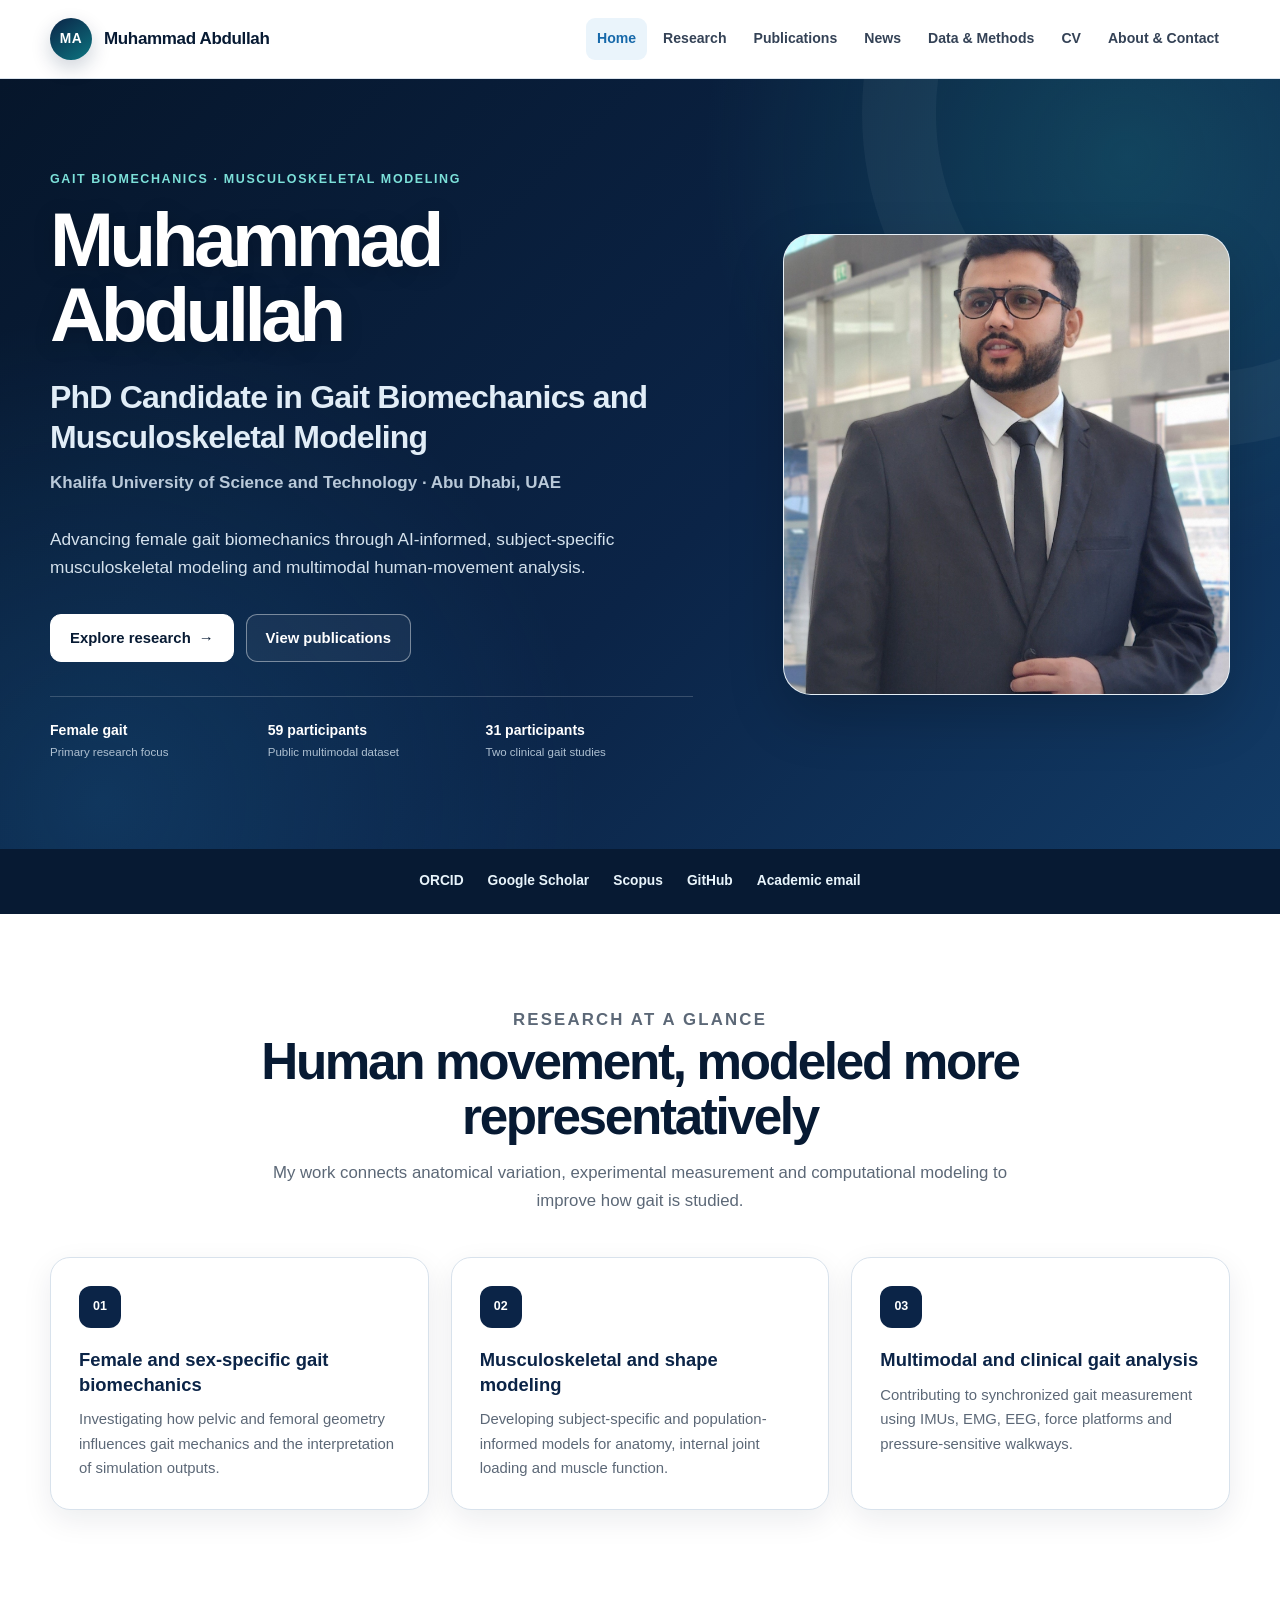
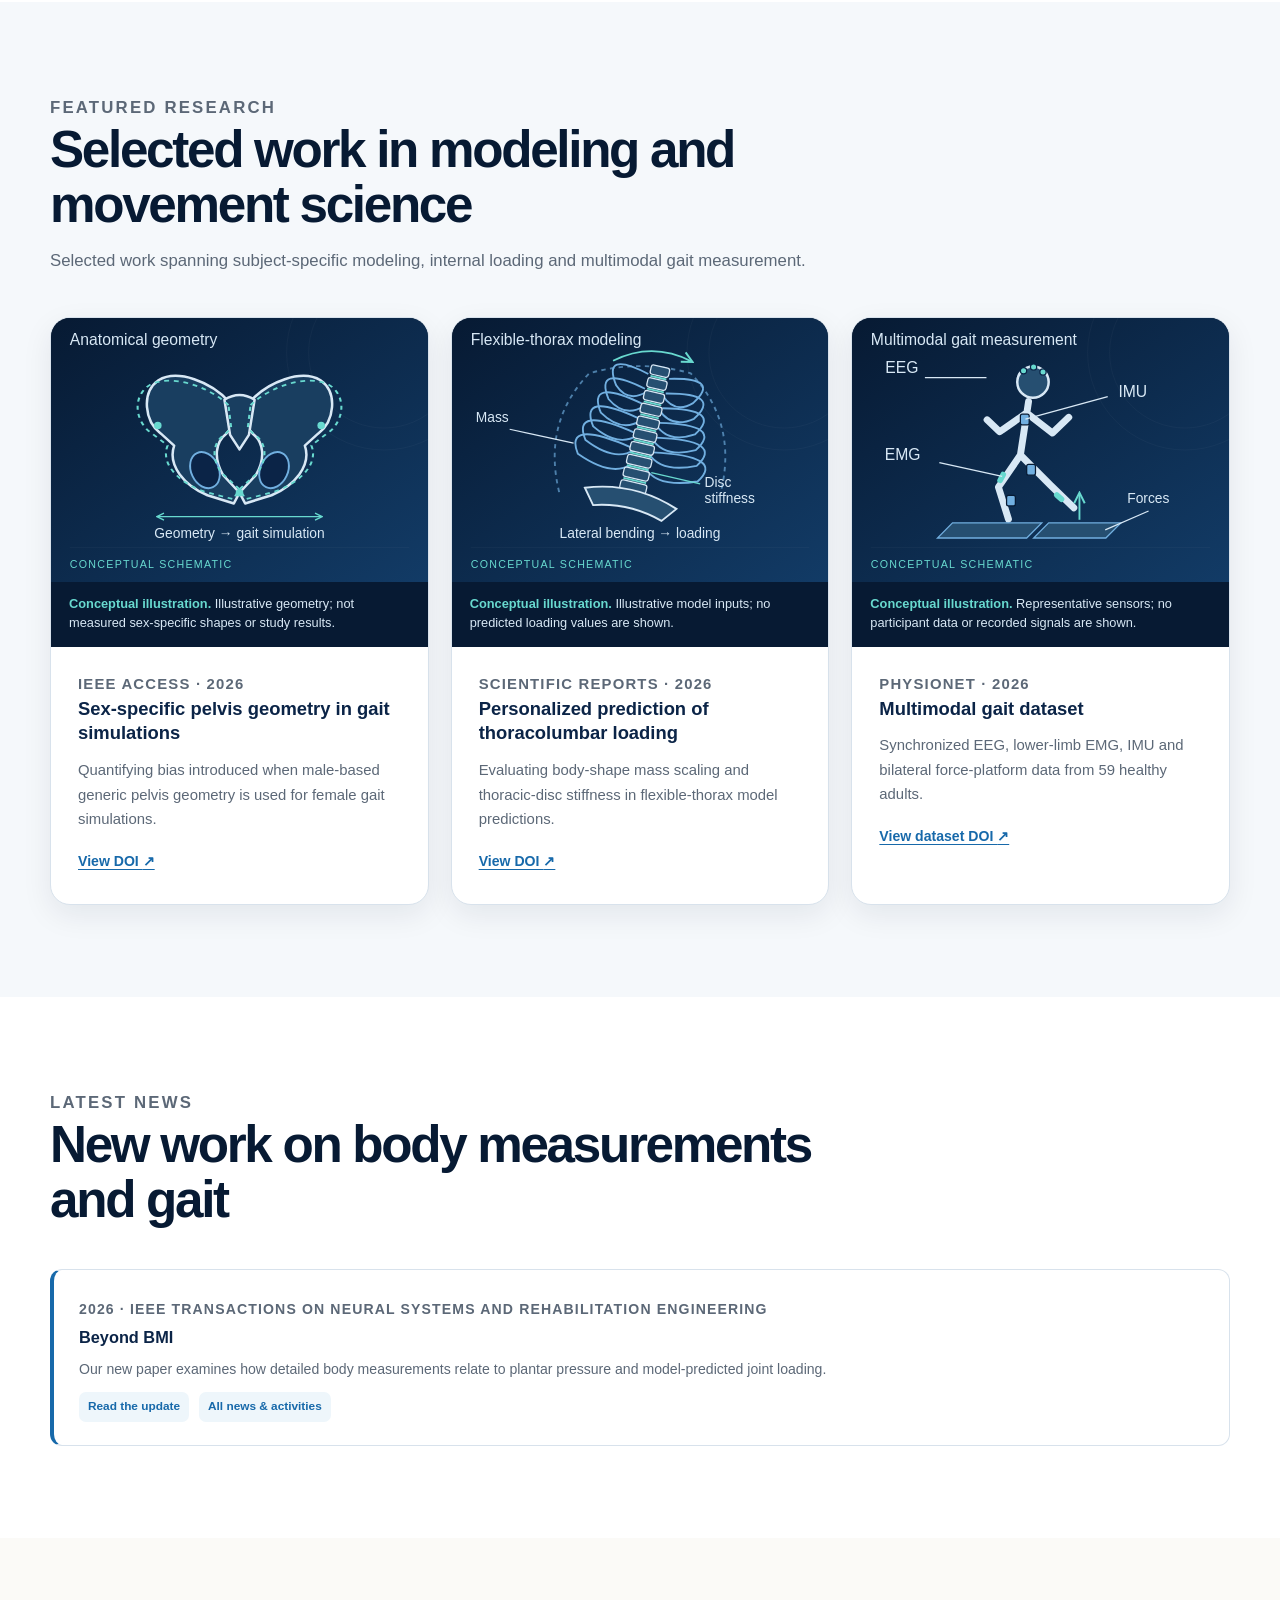
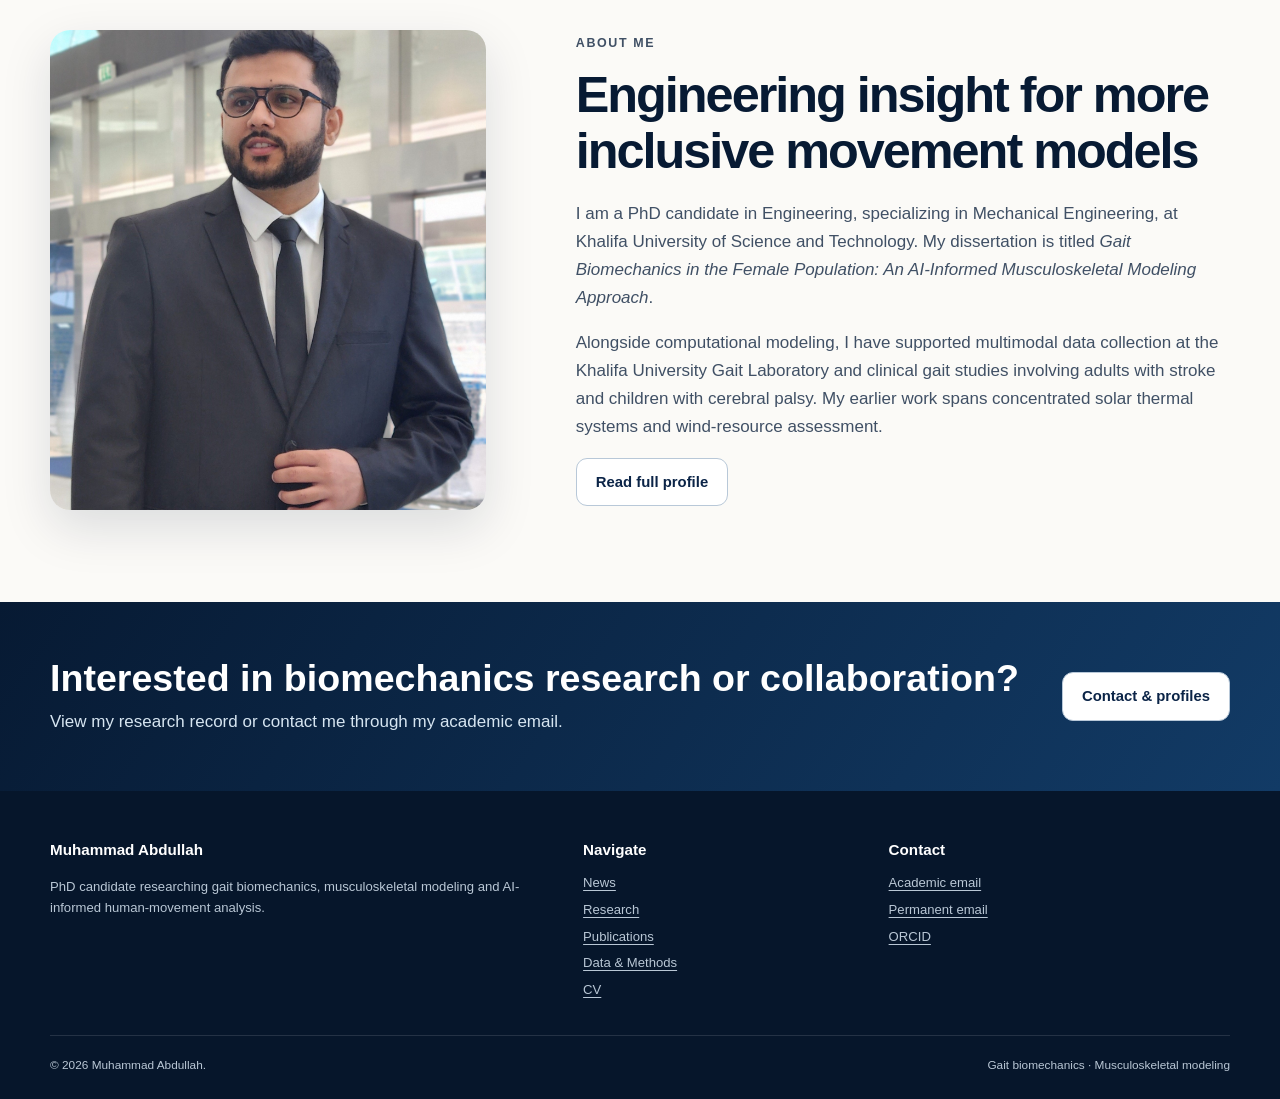
<file: index.html>
<!doctype html>
<html lang="en">
<head>
  <meta charset="utf-8">
  <meta name="viewport" content="width=device-width, initial-scale=1">
  <title>Muhammad Abdullah | Gait Biomechanics Researcher</title>
  <meta name="description" content="Academic website of Muhammad Abdullah, PhD candidate researching female gait biomechanics, musculoskeletal modeling, statistical shape modeling and AI-informed movement analysis.">
  <link rel="canonical" href="https://muhammadabdullahphd.github.io/">
  <link rel="icon" href="assets/favicon.svg" type="image/svg+xml">
  <link rel="stylesheet" href="styles.css?v=20261022-1">
  <script src="script.js?v=20260906-4" defer></script>
</head>
<body>
  <a class="skip-link" href="#main-content">Skip to main content</a>
  <header class="site-header">
    <div class="container nav-wrap">
      <a class="brand" href="index.html" aria-label="Muhammad Abdullah home">
        <span class="brand-mark" aria-hidden="true">MA</span>
        <span>Muhammad Abdullah</span>
      </a>
      <button class="nav-toggle" type="button" aria-expanded="false" aria-controls="primary-navigation" aria-label="Open navigation">
        <span></span><span></span><span></span>
      </button>
      <nav class="site-nav" id="primary-navigation" aria-label="Primary navigation">
        <ul>
          <li><a href="index.html" aria-current="page">Home</a></li>
          <li><a href="research.html">Research</a></li>
          <li><a href="publications.html">Publications</a></li>
          <li><a href="news.html">News</a></li>
          <li><a href="data-methods.html">Data &amp; Methods</a></li>
          <li><a href="cv.html">CV</a></li>
          <li><a href="about.html">About &amp; Contact</a></li>
        </ul>
      </nav>
    </div>
  </header>

  <main id="main-content">
    <section class="hero">
      <div class="container hero-grid">
        <div class="hero-copy">
          <p class="eyebrow">Gait biomechanics · Musculoskeletal modeling</p>
          <h1>Muhammad<br>Abdullah</h1>
          <p class="hero-role">PhD Candidate in Gait Biomechanics and Musculoskeletal Modeling</p>
          <p class="hero-affiliation">Khalifa University of Science and Technology · Abu Dhabi, UAE</p>
          <p class="hero-statement">Advancing female gait biomechanics through AI-informed, subject-specific musculoskeletal modeling and multimodal human-movement analysis.</p>
          <div class="button-row">
            <a class="button" href="research.html">Explore research <span aria-hidden="true">→</span></a>
            <a class="button secondary" href="publications.html">View publications</a>
          </div>
          <div class="hero-highlights" aria-label="Research profile highlights">
            <div class="hero-highlight">
              <strong>Female gait</strong>
              <span>Primary research focus</span>
            </div>
            <div class="hero-highlight">
              <strong>59 participants</strong>
              <span>Public multimodal dataset</span>
            </div>
            <div class="hero-highlight">
              <strong>31 participants</strong>
              <span>Two clinical gait studies</span>
            </div>
          </div>
        </div>
        <div class="hero-profile-image">
          <img class="hero-profile-photo" src="assets/headshot.jpg" alt="Professional portrait of Muhammad Abdullah" width="1589" height="2048" fetchpriority="high" decoding="async">
        </div>
      </div>
    </section>

    <div class="quick-links" aria-label="Scholarly profiles">
      <div class="container quick-links-inner">
        <a href="https://orcid.org/0000-0001-8131-3129" target="_blank" rel="noreferrer">ORCID</a>
        <a href="https://scholar.google.com/citations?user=oOQa2-QAAAAJ&amp;hl=en" target="_blank" rel="noreferrer">Google Scholar</a>
        <a href="https://www.scopus.com/authid/detail.uri?authorId=59358444300" target="_blank" rel="noreferrer">Scopus</a>
        <a href="https://github.com/MuhammadAbdullahPHD" target="_blank" rel="noreferrer">GitHub</a>
        <a href="mailto:100060978@ku.ac.ae">Academic email</a>
      </div>
    </div>

    <section class="section" aria-labelledby="research-glance-heading">
      <div class="container">
        <div class="section-heading centered">
          <p class="eyebrow">Research at a glance</p>
          <h2 id="research-glance-heading">Human movement, modeled more representatively</h2>
          <p>My work connects anatomical variation, experimental measurement and computational modeling to improve how gait is studied.</p>
        </div>
        <div class="grid-3">
          <article class="card">
            <span class="card-number" aria-hidden="true">01</span>
            <h3>Female and sex-specific gait biomechanics</h3>
            <p>Investigating how pelvic and femoral geometry influences gait mechanics and the interpretation of simulation outputs.</p>
          </article>
          <article class="card">
            <span class="card-number" aria-hidden="true">02</span>
            <h3>Musculoskeletal and shape modeling</h3>
            <p>Developing subject-specific and population-informed models for anatomy, internal joint loading and muscle function.</p>
          </article>
          <article class="card">
            <span class="card-number" aria-hidden="true">03</span>
            <h3>Multimodal and clinical gait analysis</h3>
            <p>Contributing to synchronized gait measurement using IMUs, EMG, EEG, force platforms and pressure-sensitive walkways.</p>
          </article>
        </div>
      </div>
    </section>

    <section class="section alt" aria-labelledby="featured-heading">
      <div class="container">
        <div class="section-heading">
          <p class="eyebrow">Featured research</p>
          <h2 id="featured-heading">Selected work in modeling and movement science</h2>
          <p>Selected work spanning subject-specific modeling, internal loading and multimodal gait measurement.</p>
        </div>
        <div class="grid-3">
          <article class="card feature-card">
            <figure class="research-figure">
                <img src="assets/research/pelvis-geometry.svg" alt="Anterior pelvis with illustrative geometry outlines and landmarks, linking anatomical variation to gait simulation." width="600" height="420" loading="lazy" decoding="async">
                <figcaption><strong>Conceptual illustration.</strong> Illustrative geometry; not measured sex-specific shapes or study results.</figcaption>
              </figure>
            <div class="feature-content">
              <p class="meta">IEEE Access · 2026</p>
              <h3>Sex-specific pelvis geometry in gait simulations</h3>
              <p>Quantifying bias introduced when male-based generic pelvis geometry is used for female gait simulations.</p>
              <a class="text-link" href="https://doi.org/10.1109/ACCESS.2026.3728015" target="_blank" rel="noreferrer">View DOI <span aria-hidden="true">↗</span></a>
            </div>
          </article>
          <article class="card feature-card">
            <figure class="research-figure">
                <img src="assets/research/flexible-thorax.svg" alt="Rib cage and vertebral column in lateral bending, with mass and disc stiffness identified as model inputs." width="600" height="420" loading="lazy" decoding="async">
                <figcaption><strong>Conceptual illustration.</strong> Illustrative model inputs; no predicted loading values are shown.</figcaption>
              </figure>
            <div class="feature-content">
              <p class="meta">Scientific Reports · 2026</p>
              <h3>Personalized prediction of thoracolumbar loading</h3>
              <p>Evaluating body-shape mass scaling and thoracic-disc stiffness in flexible-thorax model predictions.</p>
              <a class="text-link" href="https://doi.org/10.1038/s41598-026-61797-9" target="_blank" rel="noreferrer">View DOI <span aria-hidden="true">↗</span></a>
            </div>
          </article>
          <article class="card feature-card">
            <figure class="research-figure">
                <img src="assets/research/multimodal-gait.svg" alt="Walking figure with representative EEG, EMG and IMU sensors above a split-belt force treadmill." width="600" height="420" loading="lazy" decoding="async">
                <figcaption><strong>Conceptual illustration.</strong> Representative sensors; no participant data or recorded signals are shown.</figcaption>
              </figure>
            <div class="feature-content">
              <p class="meta">PhysioNet · 2026</p>
              <h3>Multimodal gait dataset</h3>
              <p>Synchronized EEG, lower-limb EMG, IMU and bilateral force-platform data from 59 healthy adults.</p>
              <a class="text-link" href="https://doi.org/10.13026/r0ea-7161" target="_blank" rel="noreferrer">View dataset DOI <span aria-hidden="true">↗</span></a>
            </div>
          </article>
        </div>
      </div>
    </section>

    <section class="section" aria-labelledby="latest-news-heading">
      <div class="container">
        <div class="section-heading"><p class="eyebrow">Latest news</p><h2 id="latest-news-heading">New work on body measurements and gait</h2></div>
        <article class="publication-item">
          <p class="meta">2026 · IEEE Transactions on Neural Systems and Rehabilitation Engineering</p>
          <h3>Beyond BMI</h3>
          <p>Our new paper examines how detailed body measurements relate to plantar pressure and model-predicted joint loading.</p>
          <div class="pub-actions"><a href="news.html#beyond-bmi">Read the update</a><a href="news.html">All news &amp; activities</a></div>
        </article>
      </div>
    </section>

    <section class="section warm">
      <div class="container about-band">
        <img src="assets/headshot.jpg" alt="Muhammad Abdullah at Khalifa University" width="1589" height="2048" loading="lazy">
        <div>
          <p class="eyebrow">About me</p>
          <h2>Engineering insight for more inclusive movement models</h2>
          <p>I am a PhD candidate in Engineering, specializing in Mechanical Engineering, at Khalifa University of Science and Technology. My dissertation is titled <em>Gait Biomechanics in the Female Population: An AI-Informed Musculoskeletal Modeling Approach</em>.</p>
          <p>Alongside computational modeling, I have supported multimodal data collection at the Khalifa University Gait Laboratory and clinical gait studies involving adults with stroke and children with cerebral palsy. My earlier work spans concentrated solar thermal systems and wind-resource assessment.</p>
          <a class="button secondary" href="about.html">Read full profile</a>
        </div>
      </div>
    </section>

    <section class="cta-band" aria-labelledby="connect-heading">
      <div class="container cta-inner">
        <div>
          <h2 id="connect-heading">Interested in biomechanics research or collaboration?</h2>
          <p>View my research record or contact me through my academic email.</p>
        </div>
        <a class="button secondary" href="about.html#contact">Contact &amp; profiles</a>
      </div>
    </section>
  </main>

  <footer class="site-footer">
    <div class="container">
      <div class="footer-grid">
        <div>
          <h2>Muhammad Abdullah</h2>
          <p>PhD candidate researching gait biomechanics, musculoskeletal modeling and AI-informed human-movement analysis.</p>
        </div>
        <div>
          <h3>Navigate</h3>
          <div class="footer-links">
            <a href="news.html">News</a><a href="research.html">Research</a>
            <a href="publications.html">Publications</a>
            <a href="data-methods.html">Data &amp; Methods</a>
            <a href="cv.html">CV</a>
          </div>
        </div>
        <div>
          <h3>Contact</h3>
          <div class="footer-links">
            <a href="mailto:100060978@ku.ac.ae">Academic email</a>
            <a href="mailto:abdullahsheikh125@gmail.com">Permanent email</a>
            <a href="https://orcid.org/0000-0001-8131-3129" target="_blank" rel="noreferrer">ORCID</a>
          </div>
        </div>
      </div>
      <div class="footer-bottom">
        <p>© <span data-current-year></span> Muhammad Abdullah.</p>
        <p>Gait biomechanics · Musculoskeletal modeling</p>
      </div>
    </div>
  </footer>
</body>
</html>
</file>
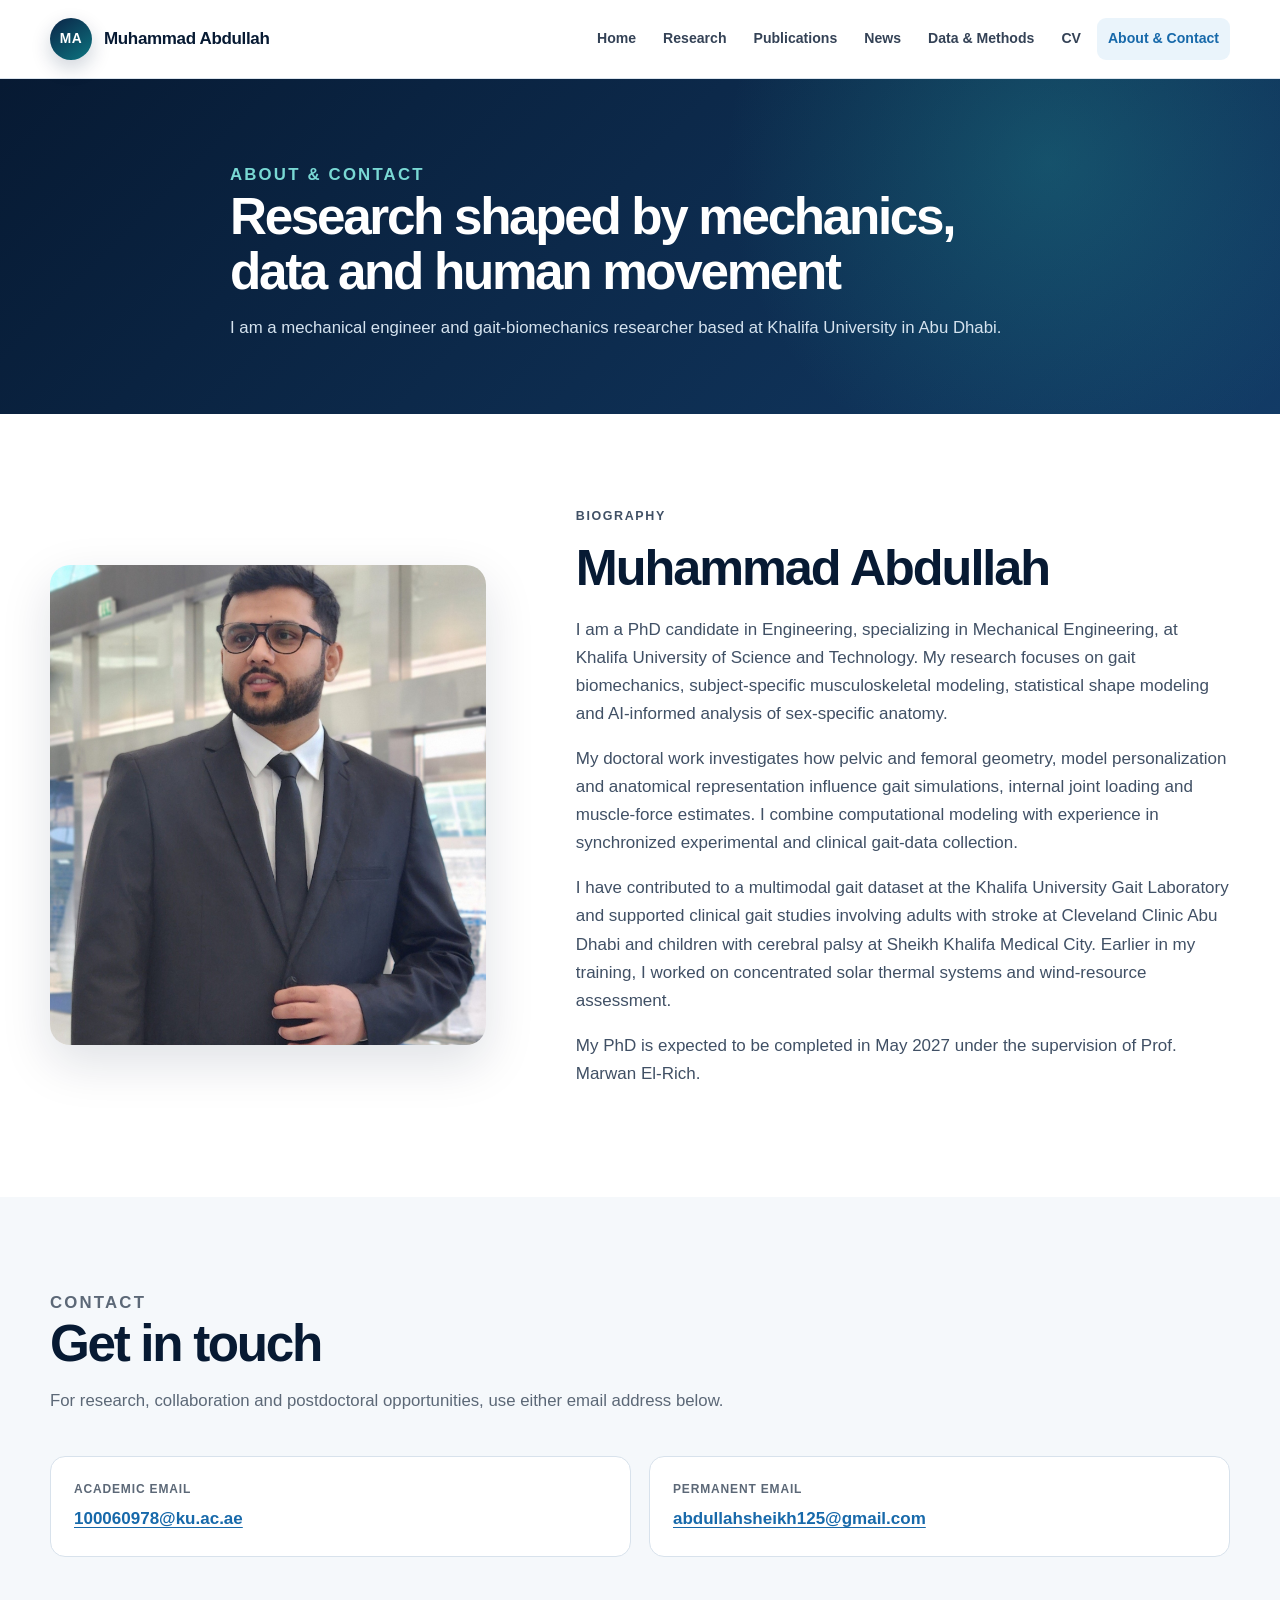
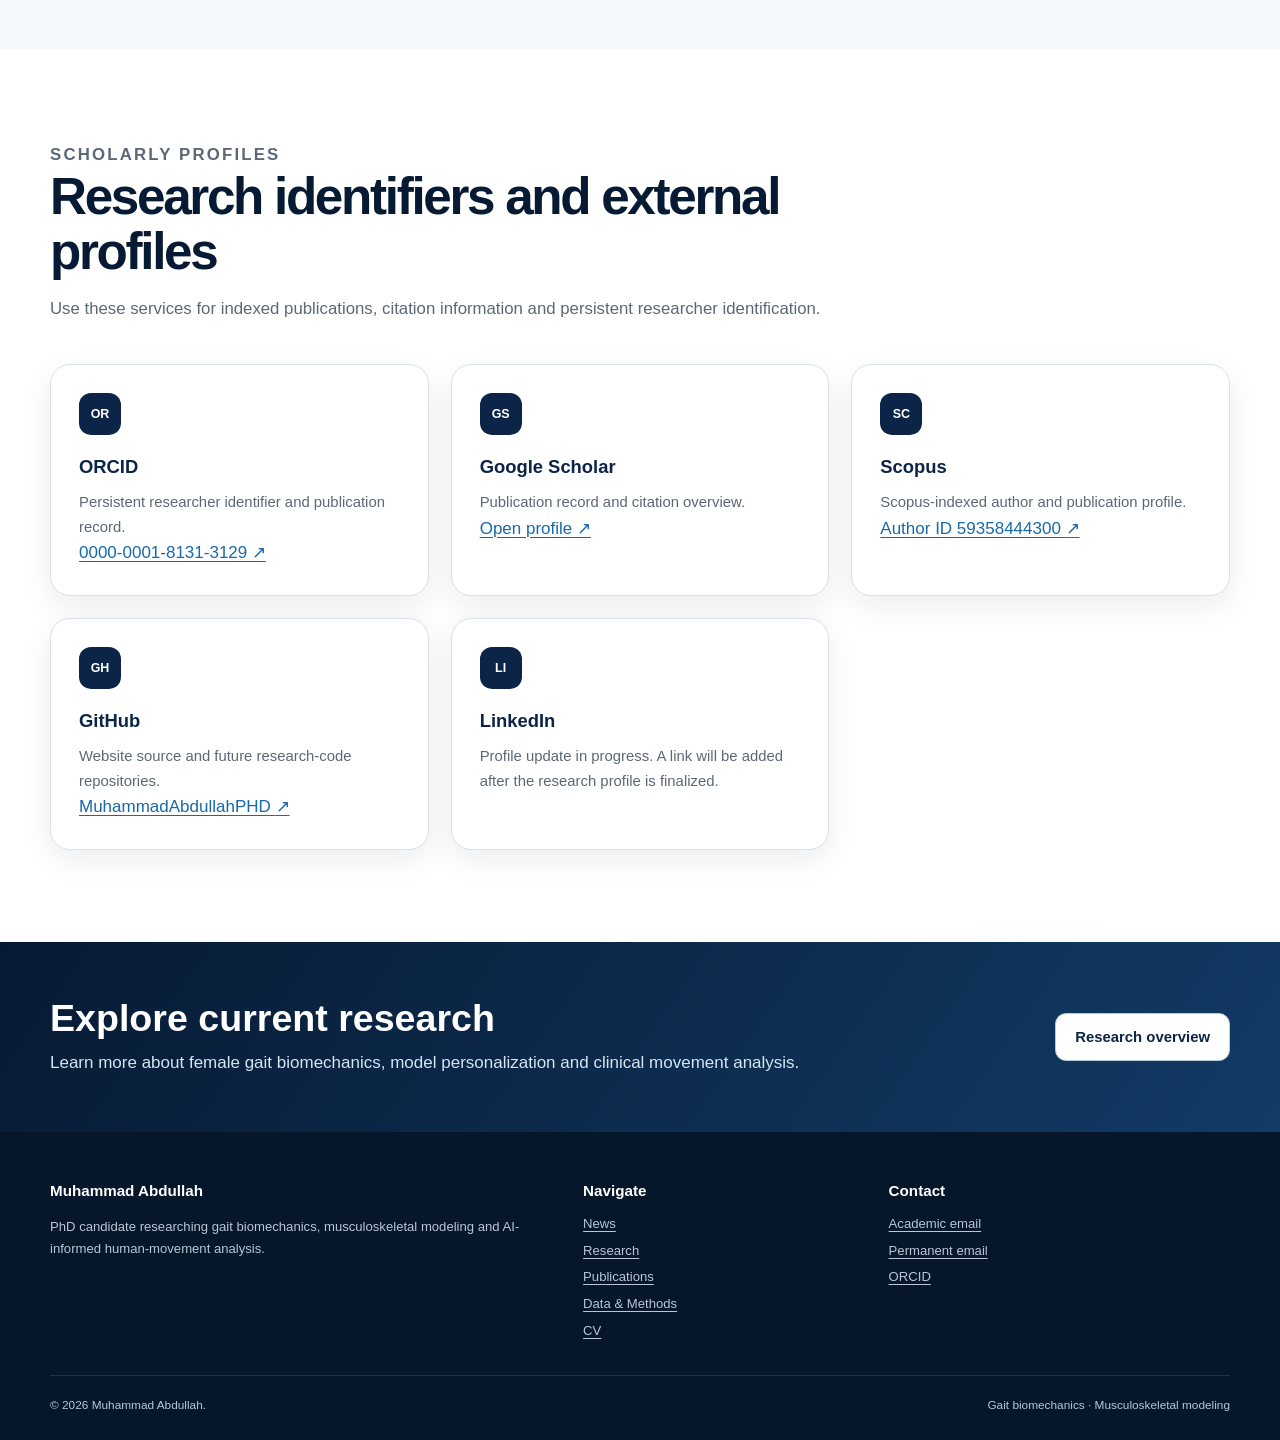
<file: about.html>
<!doctype html>
<html lang="en">
<head>
  <meta charset="utf-8">
  <meta name="viewport" content="width=device-width, initial-scale=1">
  <title>About &amp; Contact | Muhammad Abdullah</title>
  <meta name="description" content="Biography, scholarly profiles and contact information for Muhammad Abdullah, PhD candidate at Khalifa University.">
  <link rel="canonical" href="https://muhammadabdullahphd.github.io/about.html">
  <link rel="icon" href="assets/favicon.svg" type="image/svg+xml">
  <link rel="stylesheet" href="styles.css">
  <script src="script.js" defer></script>
</head>
<body>
  <a class="skip-link" href="#main-content">Skip to main content</a>
  <header class="site-header"><div class="container nav-wrap"><a class="brand" href="index.html" aria-label="Muhammad Abdullah home"><span class="brand-mark" aria-hidden="true">MA</span><span>Muhammad Abdullah</span></a><button class="nav-toggle" type="button" aria-expanded="false" aria-controls="primary-navigation" aria-label="Open navigation"><span></span><span></span><span></span></button><nav class="site-nav" id="primary-navigation" aria-label="Primary navigation"><ul><li><a href="index.html">Home</a></li><li><a href="research.html">Research</a></li><li><a href="publications.html">Publications</a></li>
          <li><a href="news.html">News</a></li><li><a href="data-methods.html">Data &amp; Methods</a></li><li><a href="cv.html">CV</a></li><li><a href="about.html" aria-current="page">About &amp; Contact</a></li></ul></nav></div></header>

  <main id="main-content">
    <section class="page-hero"><div class="container page-intro"><p class="eyebrow">About &amp; Contact</p><h1>Research shaped by mechanics, data and human movement</h1><p>I am a mechanical engineer and gait-biomechanics researcher based at Khalifa University in Abu Dhabi.</p></div></section>

    <section class="section">
      <div class="container about-band">
        <img src="assets/headshot.jpg" alt="Professional portrait of Muhammad Abdullah" width="1589" height="2048">
        <div>
          <p class="eyebrow">Biography</p>
          <h2>Muhammad Abdullah</h2>
          <p>I am a PhD candidate in Engineering, specializing in Mechanical Engineering, at Khalifa University of Science and Technology. My research focuses on gait biomechanics, subject-specific musculoskeletal modeling, statistical shape modeling and AI-informed analysis of sex-specific anatomy.</p>
          <p>My doctoral work investigates how pelvic and femoral geometry, model personalization and anatomical representation influence gait simulations, internal joint loading and muscle-force estimates. I combine computational modeling with experience in synchronized experimental and clinical gait-data collection.</p>
          <p>I have contributed to a multimodal gait dataset at the Khalifa University Gait Laboratory and supported clinical gait studies involving adults with stroke at Cleveland Clinic Abu Dhabi and children with cerebral palsy at Sheikh Khalifa Medical City. Earlier in my training, I worked on concentrated solar thermal systems and wind-resource assessment.</p>
          <p>My PhD is expected to be completed in May 2027 under the supervision of Prof. Marwan El-Rich.</p>
        </div>
      </div>
    </section>

    <section class="section alt" id="contact">
      <div class="container">
        <div class="section-heading"><p class="eyebrow">Contact</p><h2>Get in touch</h2><p>For research, collaboration and postdoctoral opportunities, use either email address below.</p></div>
        <div class="contact-grid">
          <div class="contact-card"><span>Academic email</span><a href="mailto:100060978@ku.ac.ae">100060978@ku.ac.ae</a></div>
          <div class="contact-card"><span>Permanent email</span><a href="mailto:abdullahsheikh125@gmail.com">abdullahsheikh125@gmail.com</a></div>
        </div>
      </div>
    </section>

    <section class="section" id="profiles">
      <div class="container">
        <div class="section-heading"><p class="eyebrow">Scholarly profiles</p><h2>Research identifiers and external profiles</h2><p>Use these services for indexed publications, citation information and persistent researcher identification.</p></div>
        <div class="grid-3">
          <article class="card"><span class="card-number" aria-hidden="true">OR</span><h3>ORCID</h3><p>Persistent researcher identifier and publication record.</p><a class="text-link" href="https://orcid.org/0000-0001-8131-3129" target="_blank" rel="noreferrer">0000-0001-8131-3129 <span aria-hidden="true">↗</span></a></article>
          <article class="card"><span class="card-number" aria-hidden="true">GS</span><h3>Google Scholar</h3><p>Publication record and citation overview.</p><a class="text-link" href="https://scholar.google.com/citations?user=oOQa2-QAAAAJ&amp;hl=en" target="_blank" rel="noreferrer">Open profile <span aria-hidden="true">↗</span></a></article>
          <article class="card"><span class="card-number" aria-hidden="true">SC</span><h3>Scopus</h3><p>Scopus-indexed author and publication profile.</p><a class="text-link" href="https://www.scopus.com/authid/detail.uri?authorId=59358444300" target="_blank" rel="noreferrer">Author ID 59358444300 <span aria-hidden="true">↗</span></a></article>
          <article class="card"><span class="card-number" aria-hidden="true">GH</span><h3>GitHub</h3><p>Website source and future research-code repositories.</p><a class="text-link" href="https://github.com/MuhammadAbdullahPHD" target="_blank" rel="noreferrer">MuhammadAbdullahPHD <span aria-hidden="true">↗</span></a></article>
          <article class="card"><span class="card-number" aria-hidden="true">LI</span><h3>LinkedIn</h3><p>Profile update in progress. A link will be added after the research profile is finalized.</p></article>
        </div>
      </div>
    </section>

    <section class="cta-band"><div class="container cta-inner"><div><h2>Explore current research</h2><p>Learn more about female gait biomechanics, model personalization and clinical movement analysis.</p></div><a class="button secondary" href="research.html">Research overview</a></div></section>
  </main>

  <footer class="site-footer"><div class="container"><div class="footer-grid"><div><h2>Muhammad Abdullah</h2><p>PhD candidate researching gait biomechanics, musculoskeletal modeling and AI-informed human-movement analysis.</p></div><div><h3>Navigate</h3><div class="footer-links"><a href="news.html">News</a><a href="research.html">Research</a><a href="publications.html">Publications</a><a href="data-methods.html">Data &amp; Methods</a><a href="cv.html">CV</a></div></div><div><h3>Contact</h3><div class="footer-links"><a href="mailto:100060978@ku.ac.ae">Academic email</a><a href="mailto:abdullahsheikh125@gmail.com">Permanent email</a><a href="https://orcid.org/0000-0001-8131-3129" target="_blank" rel="noreferrer">ORCID</a></div></div></div><div class="footer-bottom"><p>© <span data-current-year></span> Muhammad Abdullah.</p><p>Gait biomechanics · Musculoskeletal modeling</p></div></div></footer>
</body>
</html>
</file>
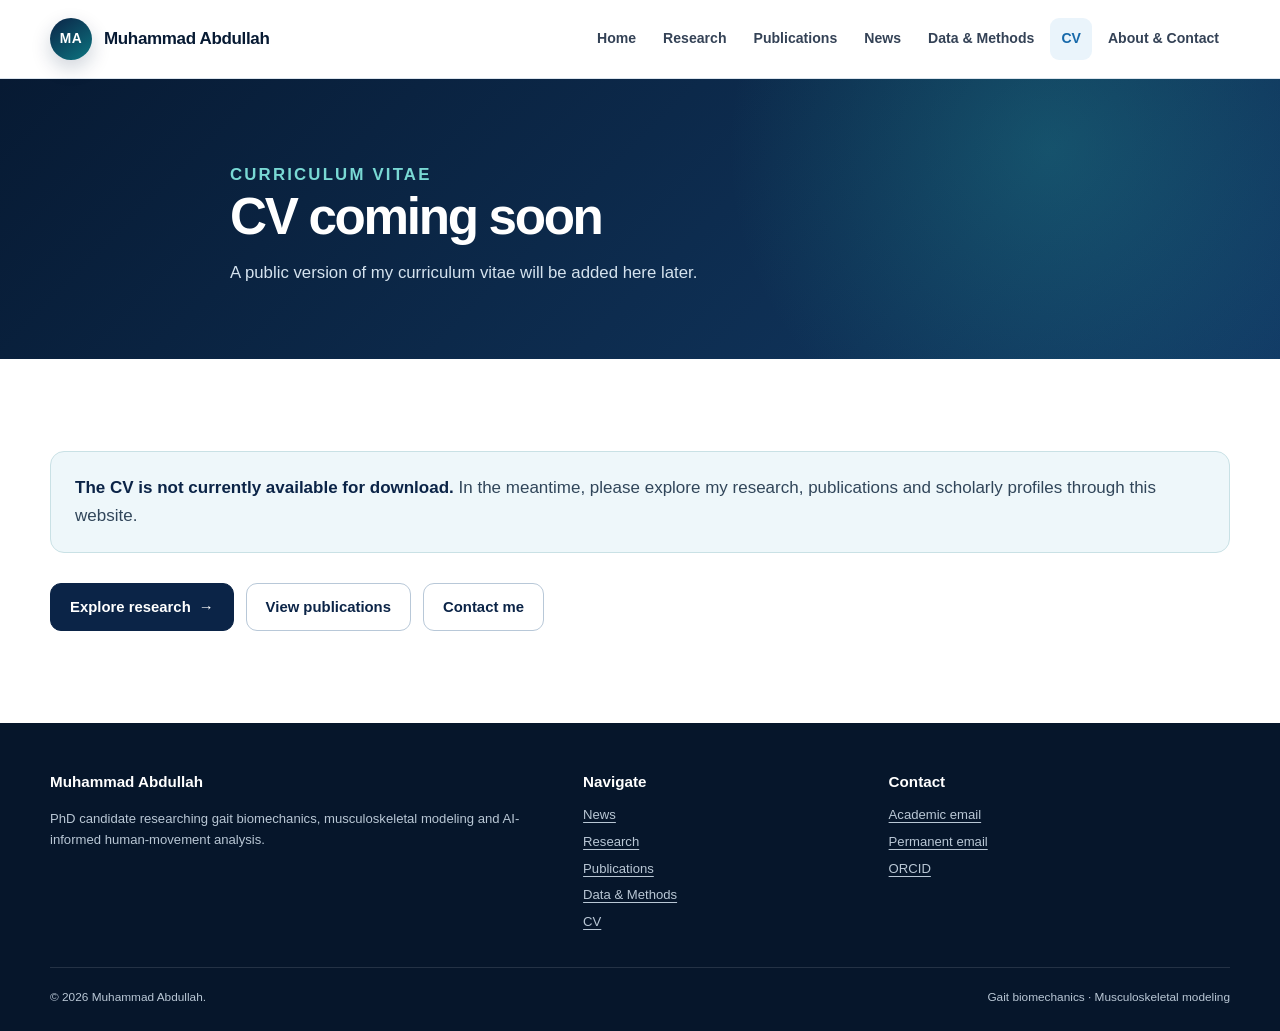
<file: cv.html>
<!doctype html>
<html lang="en">
<head>
  <meta charset="utf-8">
  <meta name="viewport" content="width=device-width, initial-scale=1">
  <title>CV | Muhammad Abdullah</title>
  <meta name="description" content="Academic education, research experience, teaching, training and awards of Muhammad Abdullah.">
  <link rel="canonical" href="https://muhammadabdullahphd.github.io/cv.html">
  <link rel="icon" href="assets/favicon.svg" type="image/svg+xml">
  <link rel="stylesheet" href="styles.css">
  <script src="script.js" defer></script>
</head>
<body>
  <a class="skip-link" href="#main-content">Skip to main content</a>
  <header class="site-header"><div class="container nav-wrap"><a class="brand" href="index.html" aria-label="Muhammad Abdullah home"><span class="brand-mark" aria-hidden="true">MA</span><span>Muhammad Abdullah</span></a><button class="nav-toggle" type="button" aria-expanded="false" aria-controls="primary-navigation" aria-label="Open navigation"><span></span><span></span><span></span></button><nav class="site-nav" id="primary-navigation" aria-label="Primary navigation"><ul><li><a href="index.html">Home</a></li><li><a href="research.html">Research</a></li><li><a href="publications.html">Publications</a></li>
          <li><a href="news.html">News</a></li><li><a href="data-methods.html">Data &amp; Methods</a></li><li><a href="cv.html" aria-current="page">CV</a></li><li><a href="about.html">About &amp; Contact</a></li></ul></nav></div></header>

  <main id="main-content">
    <section class="page-hero">
      <div class="container page-intro">
        <p class="eyebrow">Curriculum vitae</p>
        <h1>CV coming soon</h1>
        <p>A public version of my curriculum vitae will be added here later.</p>
      </div>
    </section>

    <section class="section">
      <div class="container">
        <div class="notice">
          <strong>The CV is not currently available for download.</strong>
          In the meantime, please explore my research, publications and scholarly profiles through this website.
        </div>
        <div class="button-row" style="margin-top: 30px;">
          <a class="button" href="research.html">Explore research <span aria-hidden="true">→</span></a>
          <a class="button secondary" href="publications.html">View publications</a>
          <a class="button secondary" href="about.html#contact">Contact me</a>
        </div>
      </div>
    </section>
  </main>

  <footer class="site-footer"><div class="container"><div class="footer-grid"><div><h2>Muhammad Abdullah</h2><p>PhD candidate researching gait biomechanics, musculoskeletal modeling and AI-informed human-movement analysis.</p></div><div><h3>Navigate</h3><div class="footer-links"><a href="news.html">News</a><a href="research.html">Research</a><a href="publications.html">Publications</a><a href="data-methods.html">Data &amp; Methods</a><a href="cv.html">CV</a></div></div><div><h3>Contact</h3><div class="footer-links"><a href="mailto:100060978@ku.ac.ae">Academic email</a><a href="mailto:abdullahsheikh125@gmail.com">Permanent email</a><a href="https://orcid.org/0000-0001-8131-3129" target="_blank" rel="noreferrer">ORCID</a></div></div></div><div class="footer-bottom"><p>© <span data-current-year></span> Muhammad Abdullah.</p><p>Gait biomechanics · Musculoskeletal modeling</p></div></div></footer>
</body>
</html>
</file>
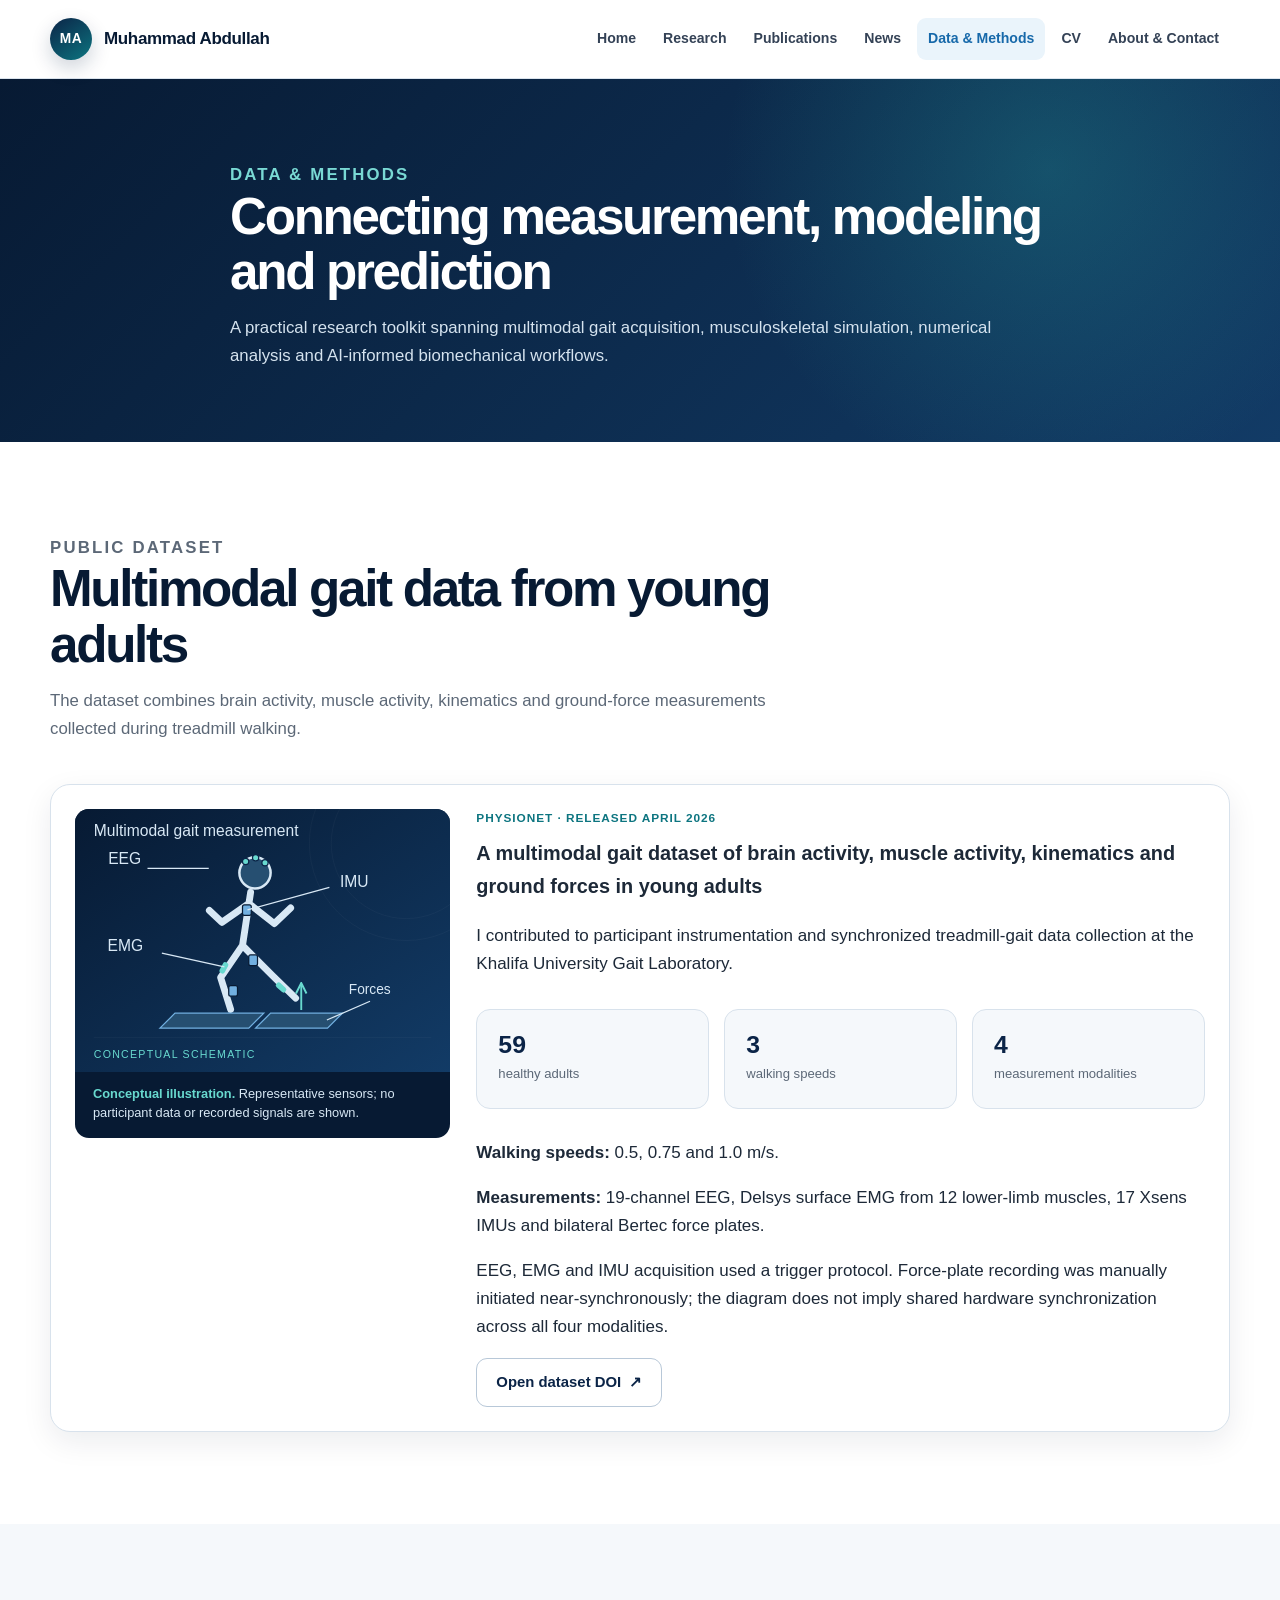
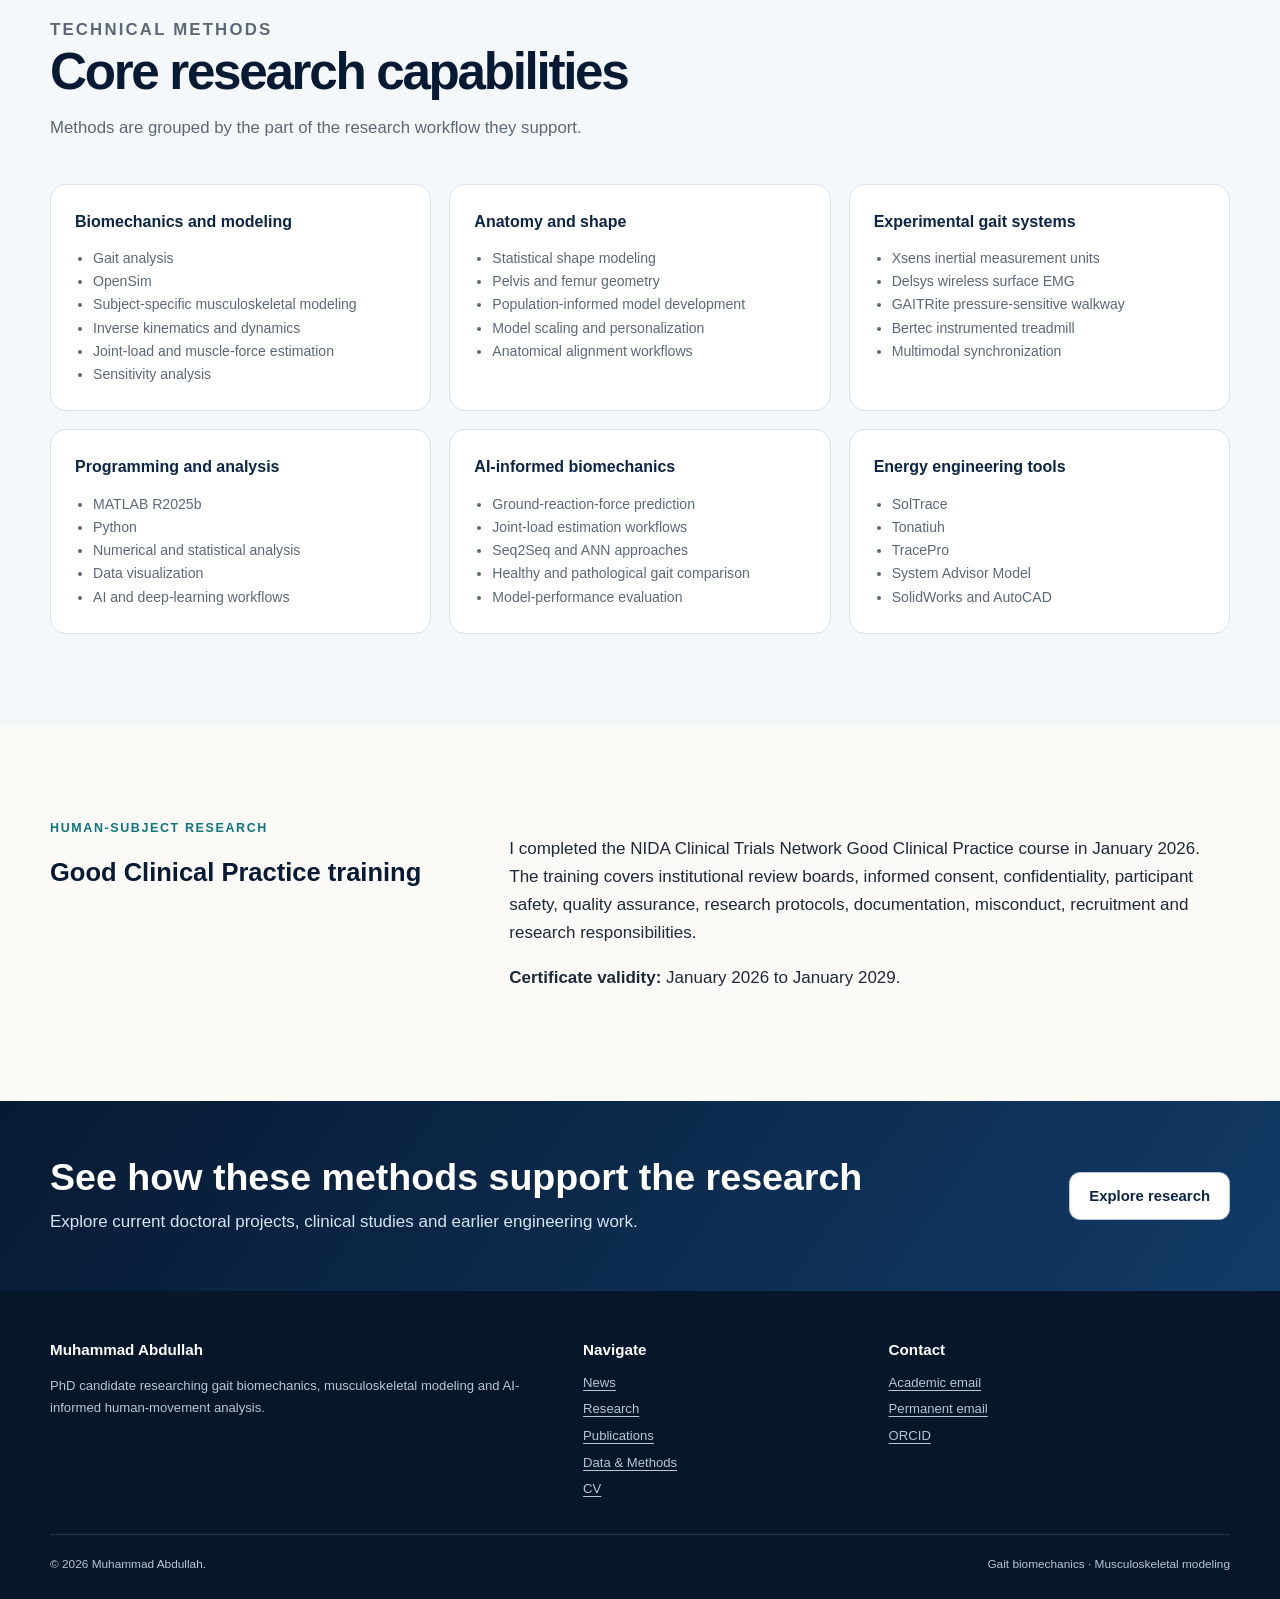
<file: data-methods.html>
<!doctype html>
<html lang="en">
<head>
  <meta charset="utf-8">
  <meta name="viewport" content="width=device-width, initial-scale=1">
  <title>Data &amp; Methods | Muhammad Abdullah</title>
  <meta name="description" content="Datasets, biomechanical methods, experimental systems and computational tools used by Muhammad Abdullah.">
  <link rel="canonical" href="https://muhammadabdullahphd.github.io/data-methods.html">
  <link rel="icon" href="assets/favicon.svg" type="image/svg+xml">
  <link rel="stylesheet" href="styles.css?v=20261022-1">
  <script src="script.js" defer></script>
</head>
<body>
  <a class="skip-link" href="#main-content">Skip to main content</a>
  <header class="site-header"><div class="container nav-wrap"><a class="brand" href="index.html" aria-label="Muhammad Abdullah home"><span class="brand-mark" aria-hidden="true">MA</span><span>Muhammad Abdullah</span></a><button class="nav-toggle" type="button" aria-expanded="false" aria-controls="primary-navigation" aria-label="Open navigation"><span></span><span></span><span></span></button><nav class="site-nav" id="primary-navigation" aria-label="Primary navigation"><ul><li><a href="index.html">Home</a></li><li><a href="research.html">Research</a></li><li><a href="publications.html">Publications</a></li>
          <li><a href="news.html">News</a></li><li><a href="data-methods.html" aria-current="page">Data &amp; Methods</a></li><li><a href="cv.html">CV</a></li><li><a href="about.html">About &amp; Contact</a></li></ul></nav></div></header>

  <main id="main-content">
    <section class="page-hero"><div class="container page-intro"><p class="eyebrow">Data &amp; Methods</p><h1>Connecting measurement, modeling and prediction</h1><p>A practical research toolkit spanning multimodal gait acquisition, musculoskeletal simulation, numerical analysis and AI-informed biomechanical workflows.</p></div></section>

    <section class="section">
      <div class="container">
        <div class="section-heading"><p class="eyebrow">Public dataset</p><h2>Multimodal gait data from young adults</h2><p>The dataset combines brain activity, muscle activity, kinematics and ground-force measurements collected during treadmill walking.</p></div>
        <div class="project-panel">
          <figure class="research-figure">
                <img src="assets/research/multimodal-gait.svg" alt="Walking figure with representative EEG, EMG and IMU sensors above a split-belt force treadmill." width="600" height="420" loading="lazy" decoding="async">
                <figcaption><strong>Conceptual illustration.</strong> Representative sensors; no participant data or recorded signals are shown.</figcaption>
              </figure>
          <div>
            <p class="meta">PhysioNet · Released April 2026</p>
            <h3>A multimodal gait dataset of brain activity, muscle activity, kinematics and ground forces in young adults</h3>
            <p>I contributed to participant instrumentation and synchronized treadmill-gait data collection at the Khalifa University Gait Laboratory.</p>
            <div class="fact-list">
              <div class="fact"><strong>59</strong><span>healthy adults</span></div>
              <div class="fact"><strong>3</strong><span>walking speeds</span></div>
              <div class="fact"><strong>4</strong><span>measurement modalities</span></div>
            </div>
            <p><strong>Walking speeds:</strong> 0.5, 0.75 and 1.0 m/s.</p>
            <p><strong>Measurements:</strong> 19-channel EEG, Delsys surface EMG from 12 lower-limb muscles, 17 Xsens IMUs and bilateral Bertec force plates.</p>
            <p class="instrumentation-note">EEG, EMG and IMU acquisition used a trigger protocol. Force-plate recording was manually initiated near-synchronously; the diagram does not imply shared hardware synchronization across all four modalities.</p>
            <a class="button secondary" href="https://doi.org/10.13026/r0ea-7161" target="_blank" rel="noreferrer">Open dataset DOI <span aria-hidden="true">↗</span></a>
          </div>
        </div>
      </div>
    </section>

    <section class="section alt" aria-labelledby="methods-heading">
      <div class="container">
        <div class="section-heading"><p class="eyebrow">Technical methods</p><h2 id="methods-heading">Core research capabilities</h2><p>Methods are grouped by the part of the research workflow they support.</p></div>
        <div class="stack-grid">
          <article class="stack-card"><h3>Biomechanics and modeling</h3><ul><li>Gait analysis</li><li>OpenSim</li><li>Subject-specific musculoskeletal modeling</li><li>Inverse kinematics and dynamics</li><li>Joint-load and muscle-force estimation</li><li>Sensitivity analysis</li></ul></article>
          <article class="stack-card"><h3>Anatomy and shape</h3><ul><li>Statistical shape modeling</li><li>Pelvis and femur geometry</li><li>Population-informed model development</li><li>Model scaling and personalization</li><li>Anatomical alignment workflows</li></ul></article>
          <article class="stack-card"><h3>Experimental gait systems</h3><ul><li>Xsens inertial measurement units</li><li>Delsys wireless surface EMG</li><li>GAITRite pressure-sensitive walkway</li><li>Bertec instrumented treadmill</li><li>Multimodal synchronization</li></ul></article>
          <article class="stack-card"><h3>Programming and analysis</h3><ul><li>MATLAB R2025b</li><li>Python</li><li>Numerical and statistical analysis</li><li>Data visualization</li><li>AI and deep-learning workflows</li></ul></article>
          <article class="stack-card"><h3>AI-informed biomechanics</h3><ul><li>Ground-reaction-force prediction</li><li>Joint-load estimation workflows</li><li>Seq2Seq and ANN approaches</li><li>Healthy and pathological gait comparison</li><li>Model-performance evaluation</li></ul></article>
          <article class="stack-card"><h3>Energy engineering tools</h3><ul><li>SolTrace</li><li>Tonatiuh</li><li>TracePro</li><li>System Advisor Model</li><li>SolidWorks and AutoCAD</li></ul></article>
        </div>
      </div>
    </section>

    <section class="section warm">
      <div class="container content-grid">
        <div>
          <p class="eyebrow">Human-subject research</p>
          <h2 style="margin-top:0; color:var(--navy-950);">Good Clinical Practice training</h2>
        </div>
        <div>
          <p>I completed the NIDA Clinical Trials Network Good Clinical Practice course in January 2026. The training covers institutional review boards, informed consent, confidentiality, participant safety, quality assurance, research protocols, documentation, misconduct, recruitment and research responsibilities.</p>
          <p><strong>Certificate validity:</strong> January 2026 to January 2029.</p>
        </div>
      </div>
    </section>

    <section class="cta-band"><div class="container cta-inner"><div><h2>See how these methods support the research</h2><p>Explore current doctoral projects, clinical studies and earlier engineering work.</p></div><a class="button secondary" href="research.html">Explore research</a></div></section>
  </main>

  <footer class="site-footer"><div class="container"><div class="footer-grid"><div><h2>Muhammad Abdullah</h2><p>PhD candidate researching gait biomechanics, musculoskeletal modeling and AI-informed human-movement analysis.</p></div><div><h3>Navigate</h3><div class="footer-links"><a href="news.html">News</a><a href="research.html">Research</a><a href="publications.html">Publications</a><a href="data-methods.html">Data &amp; Methods</a><a href="cv.html">CV</a></div></div><div><h3>Contact</h3><div class="footer-links"><a href="mailto:100060978@ku.ac.ae">Academic email</a><a href="mailto:abdullahsheikh125@gmail.com">Permanent email</a><a href="https://orcid.org/0000-0001-8131-3129" target="_blank" rel="noreferrer">ORCID</a></div></div></div><div class="footer-bottom"><p>© <span data-current-year></span> Muhammad Abdullah.</p><p>Gait biomechanics · Musculoskeletal modeling</p></div></div></footer>
</body>
</html>
</file>
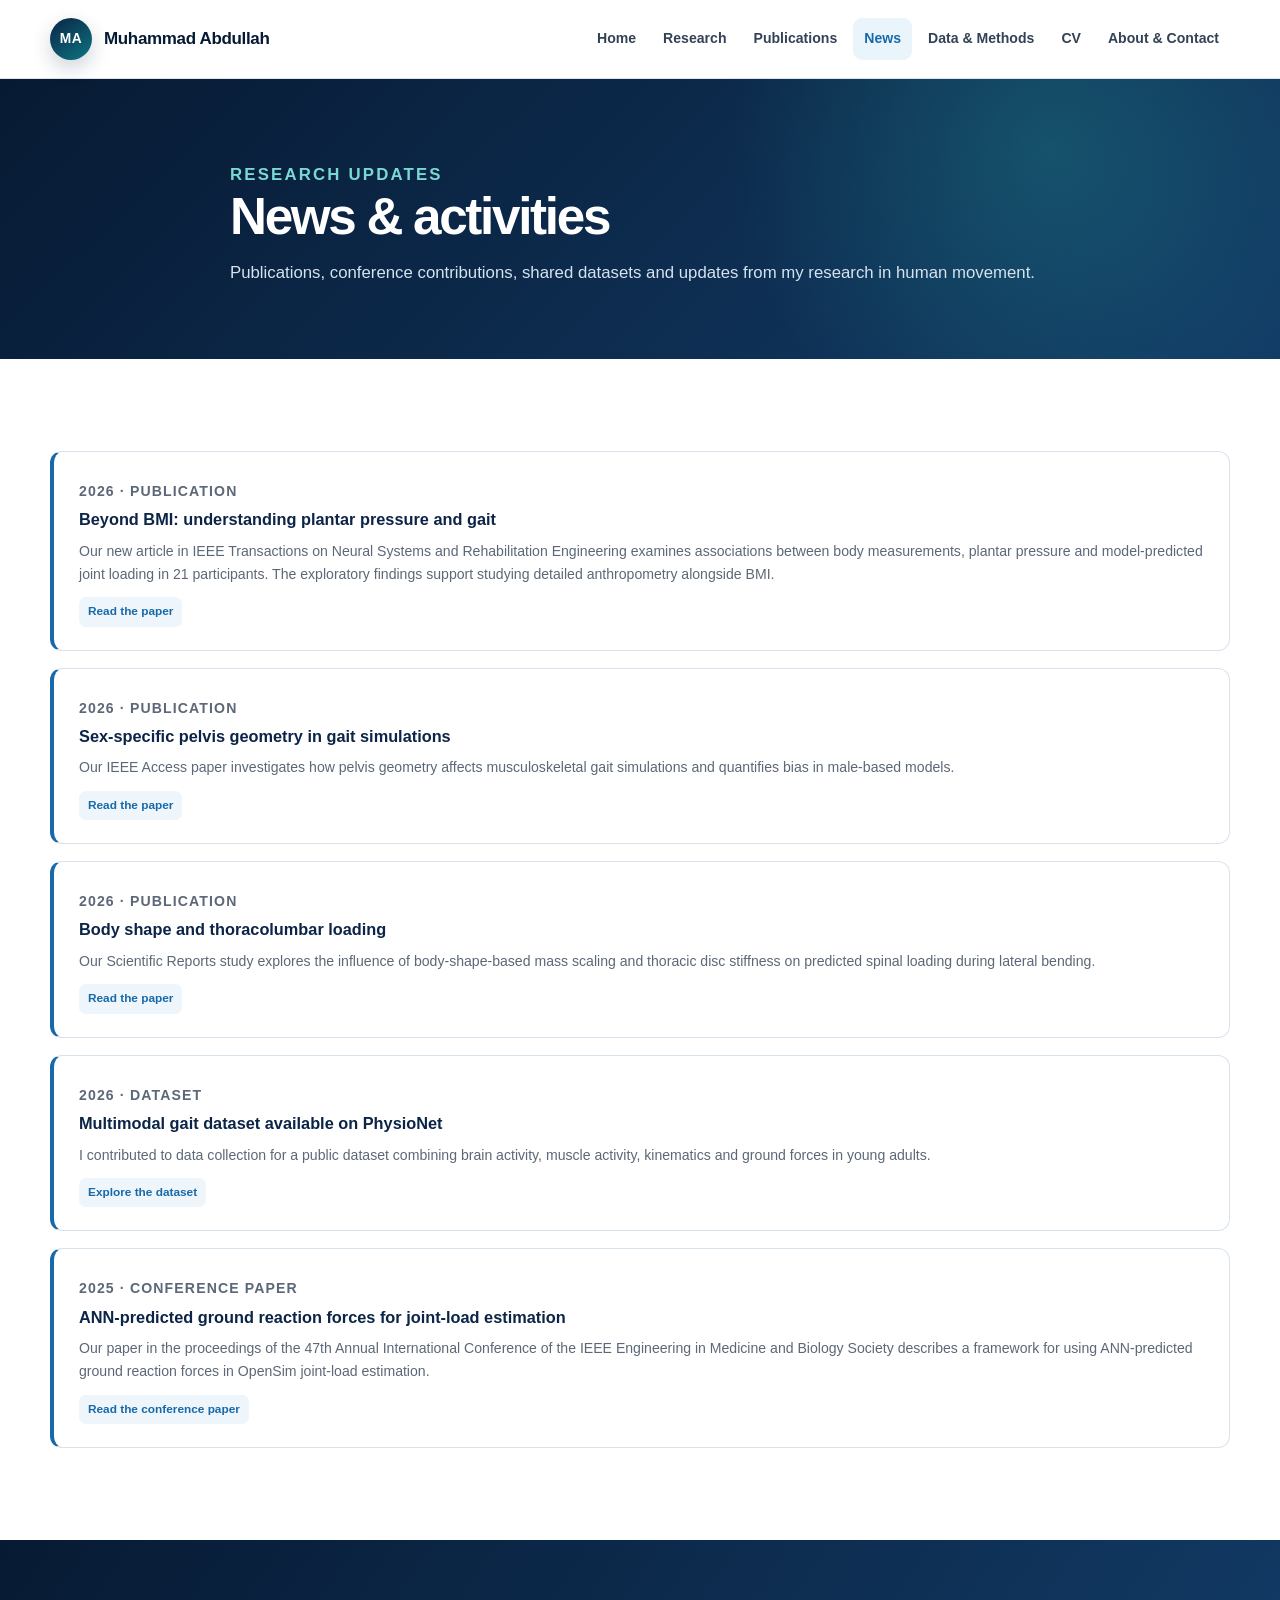
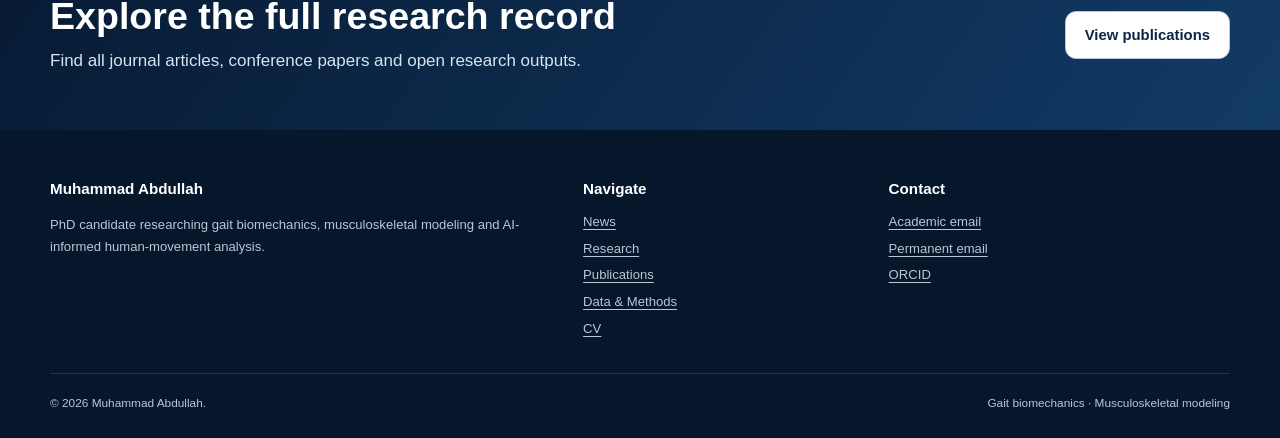
<file: news.html>
<!doctype html>
<html lang="en">
<head>
  <meta charset="utf-8">
  <meta name="viewport" content="width=device-width, initial-scale=1">
  <title>News | Muhammad Abdullah</title>
  <meta name="description" content="Research news from Muhammad Abdullah: publications, conference contributions, datasets and laboratory activities in gait biomechanics and musculoskeletal modeling.">
  <link rel="canonical" href="https://muhammadabdullahphd.github.io/news.html">
  <link rel="icon" href="assets/favicon.svg" type="image/svg+xml">
  <link rel="stylesheet" href="styles.css">
  <script src="script.js" defer></script>
</head>
<body>
  <a class="skip-link" href="#main-content">Skip to main content</a>
  <header class="site-header">
    <div class="container nav-wrap">
      <a class="brand" href="index.html" aria-label="Muhammad Abdullah home"><span class="brand-mark" aria-hidden="true">MA</span><span>Muhammad Abdullah</span></a>
      <button class="nav-toggle" type="button" aria-expanded="false" aria-controls="primary-navigation" aria-label="Open navigation"><span></span><span></span><span></span></button>
      <nav class="site-nav" id="primary-navigation" aria-label="Primary navigation">
        <ul>
          <li><a href="index.html">Home</a></li><li><a href="research.html">Research</a></li><li><a href="publications.html">Publications</a></li>
          <li><a href="news.html" aria-current="page">News</a></li><li><a href="data-methods.html">Data &amp; Methods</a></li><li><a href="cv.html">CV</a></li><li><a href="about.html">About &amp; Contact</a></li>
        </ul>
      </nav>
    </div>
  </header>

  <main id="main-content">
    <section class="page-hero">
      <div class="container page-intro">
        <p class="eyebrow">Research updates</p>
        <h1>News &amp; activities</h1>
        <p>Publications, conference contributions, shared datasets and updates from my research in human movement.</p>
      </div>
    </section>
    <section class="section" aria-label="Research news">
      <div class="container">
        <div class="publication-list">
          <article class="publication-item" id="beyond-bmi">
            <p class="meta">2026 · Publication</p>
            <h2>Beyond BMI: understanding plantar pressure and gait</h2>
            <p>Our new article in IEEE Transactions on Neural Systems and Rehabilitation Engineering examines associations between body measurements, plantar pressure and model-predicted joint loading in 21 participants. The exploratory findings support studying detailed anthropometry alongside BMI.</p>
            <div class="pub-actions"><a href="https://doi.org/10.1109/TNSRE.2026.3745905" target="_blank" rel="noreferrer">Read the paper</a></div>
          </article>

          <article class="publication-item" id="pelvis-geometry">
            <p class="meta">2026 · Publication</p>
            <h2>Sex-specific pelvis geometry in gait simulations</h2>
            <p>Our IEEE Access paper investigates how pelvis geometry affects musculoskeletal gait simulations and quantifies bias in male-based models.</p>
            <div class="pub-actions"><a href="https://doi.org/10.1109/ACCESS.2026.3728015" target="_blank" rel="noreferrer">Read the paper</a></div>
          </article>

          <article class="publication-item" id="thorax-loading">
            <p class="meta">2026 · Publication</p>
            <h2>Body shape and thoracolumbar loading</h2>
            <p>Our Scientific Reports study explores the influence of body-shape-based mass scaling and thoracic disc stiffness on predicted spinal loading during lateral bending.</p>
            <div class="pub-actions"><a href="https://doi.org/10.1038/s41598-026-61797-9" target="_blank" rel="noreferrer">Read the paper</a></div>
          </article>

          <article class="publication-item" id="gait-dataset">
            <p class="meta">2026 · Dataset</p>
            <h2>Multimodal gait dataset available on PhysioNet</h2>
            <p>I contributed to data collection for a public dataset combining brain activity, muscle activity, kinematics and ground forces in young adults.</p>
            <div class="pub-actions"><a href="https://doi.org/10.13026/r0ea-7161" target="_blank" rel="noreferrer">Explore the dataset</a></div>
          </article>

          <article class="publication-item" id="embc-2025">
            <p class="meta">2025 · Conference paper</p>
            <h2>ANN-predicted ground reaction forces for joint-load estimation</h2>
            <p>Our paper in the proceedings of the 47th Annual International Conference of the IEEE Engineering in Medicine and Biology Society describes a framework for using ANN-predicted ground reaction forces in OpenSim joint-load estimation.</p>
            <div class="pub-actions"><a href="https://doi.org/10.1109/EMBC58623.2025.11253084" target="_blank" rel="noreferrer">Read the conference paper</a></div>
          </article>
        </div>
      </div>
    </section>
    <section class="cta-band"><div class="container cta-inner"><div><h2>Explore the full research record</h2><p>Find all journal articles, conference papers and open research outputs.</p></div><a class="button secondary" href="publications.html">View publications</a></div></section>
  </main>

  <footer class="site-footer"><div class="container"><div class="footer-grid"><div><h2>Muhammad Abdullah</h2><p>PhD candidate researching gait biomechanics, musculoskeletal modeling and AI-informed human-movement analysis.</p></div><div><h3>Navigate</h3><div class="footer-links"><a href="news.html">News</a><a href="research.html">Research</a><a href="publications.html">Publications</a><a href="data-methods.html">Data &amp; Methods</a><a href="cv.html">CV</a></div></div><div><h3>Contact</h3><div class="footer-links"><a href="mailto:100060978@ku.ac.ae">Academic email</a><a href="mailto:abdullahsheikh125@gmail.com">Permanent email</a><a href="https://orcid.org/0000-0001-8131-3129" target="_blank" rel="noreferrer">ORCID</a></div></div></div><div class="footer-bottom"><p>© <span data-current-year></span> Muhammad Abdullah.</p><p>Gait biomechanics · Musculoskeletal modeling</p></div></div></footer>
</body>
</html>
</file>
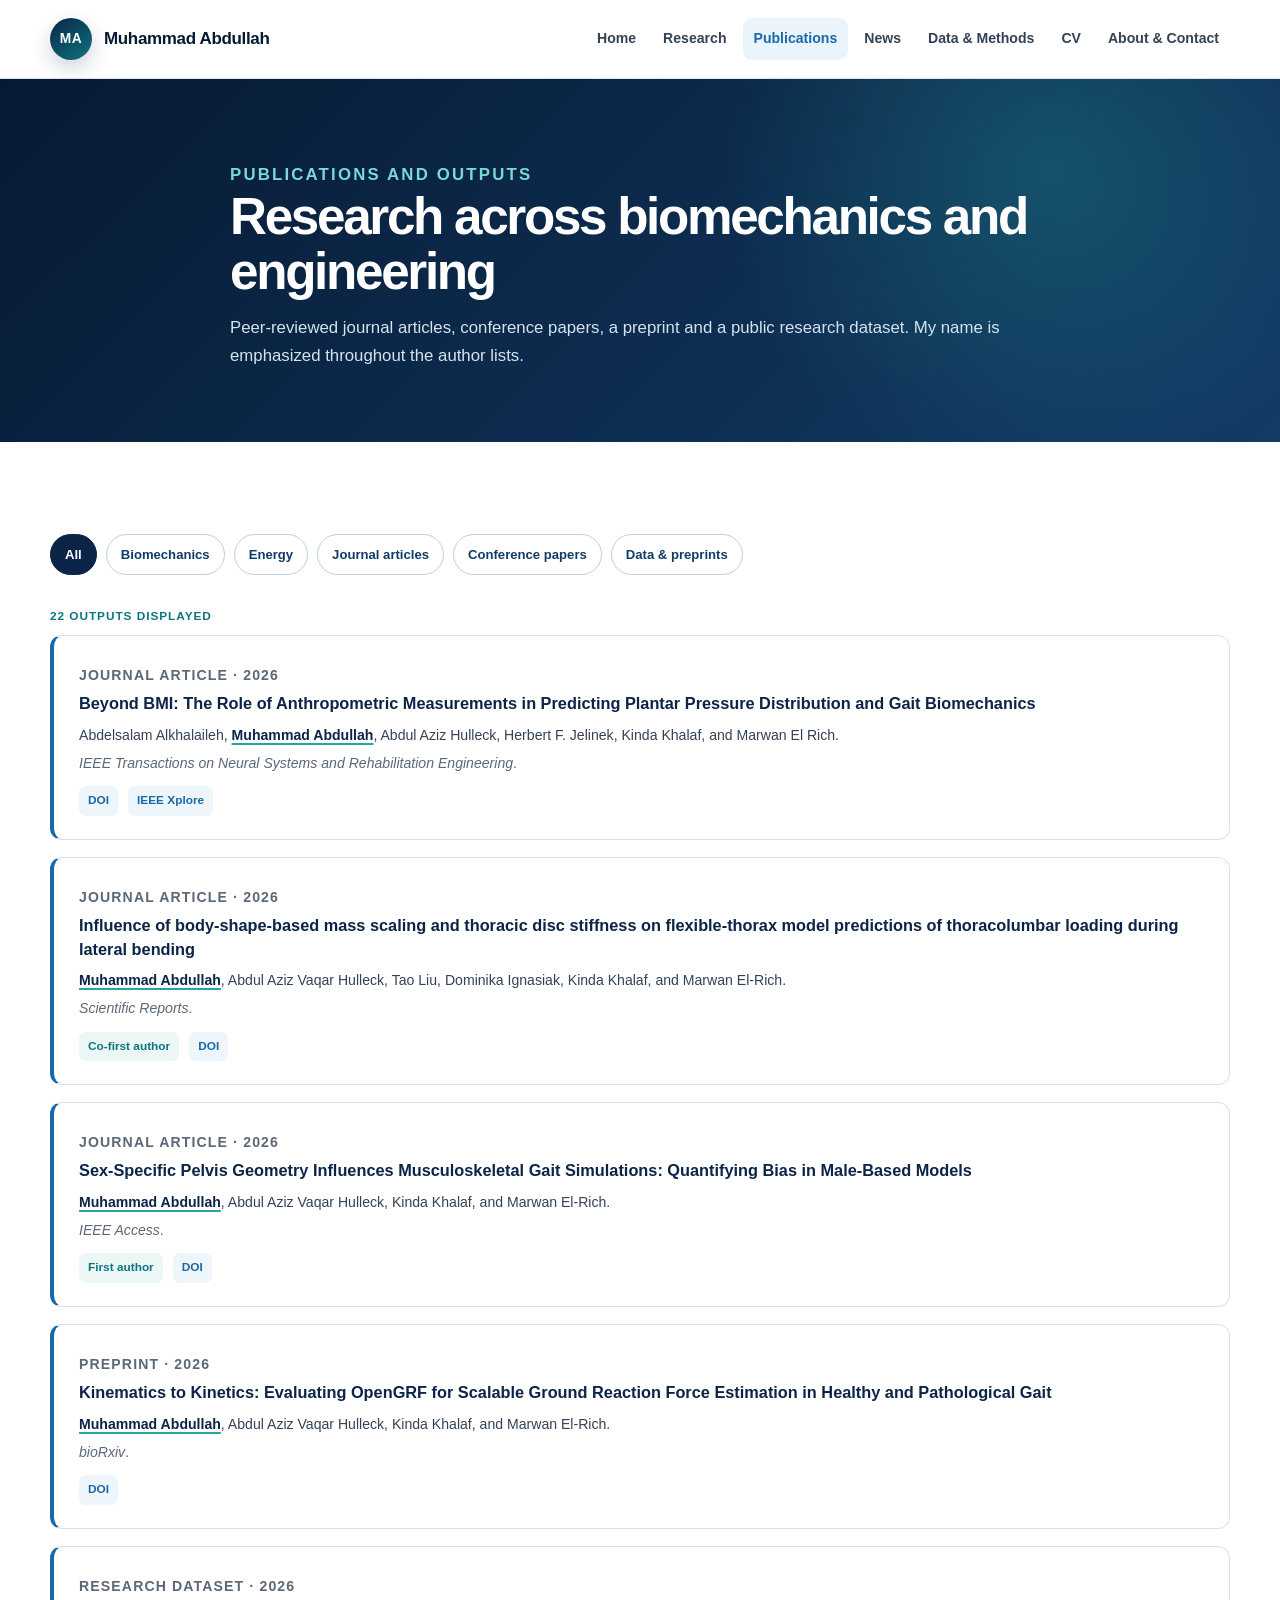
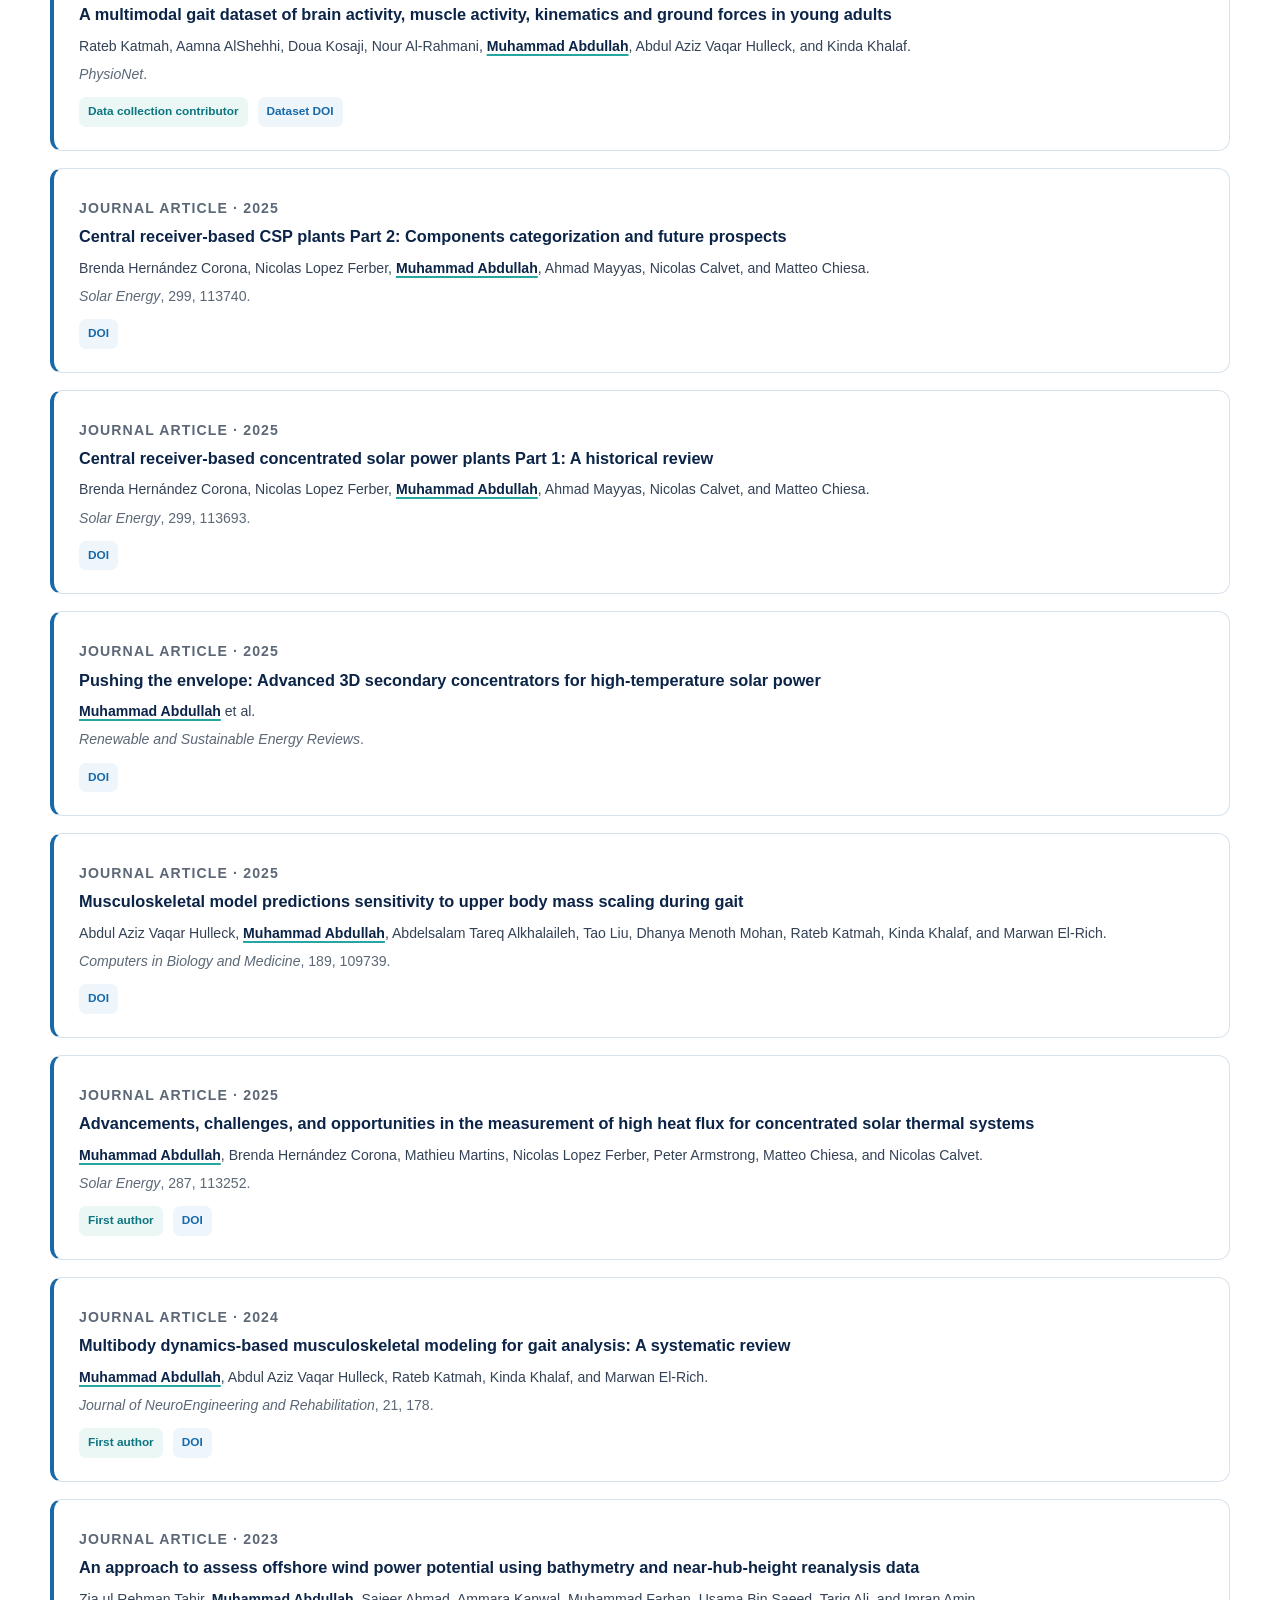
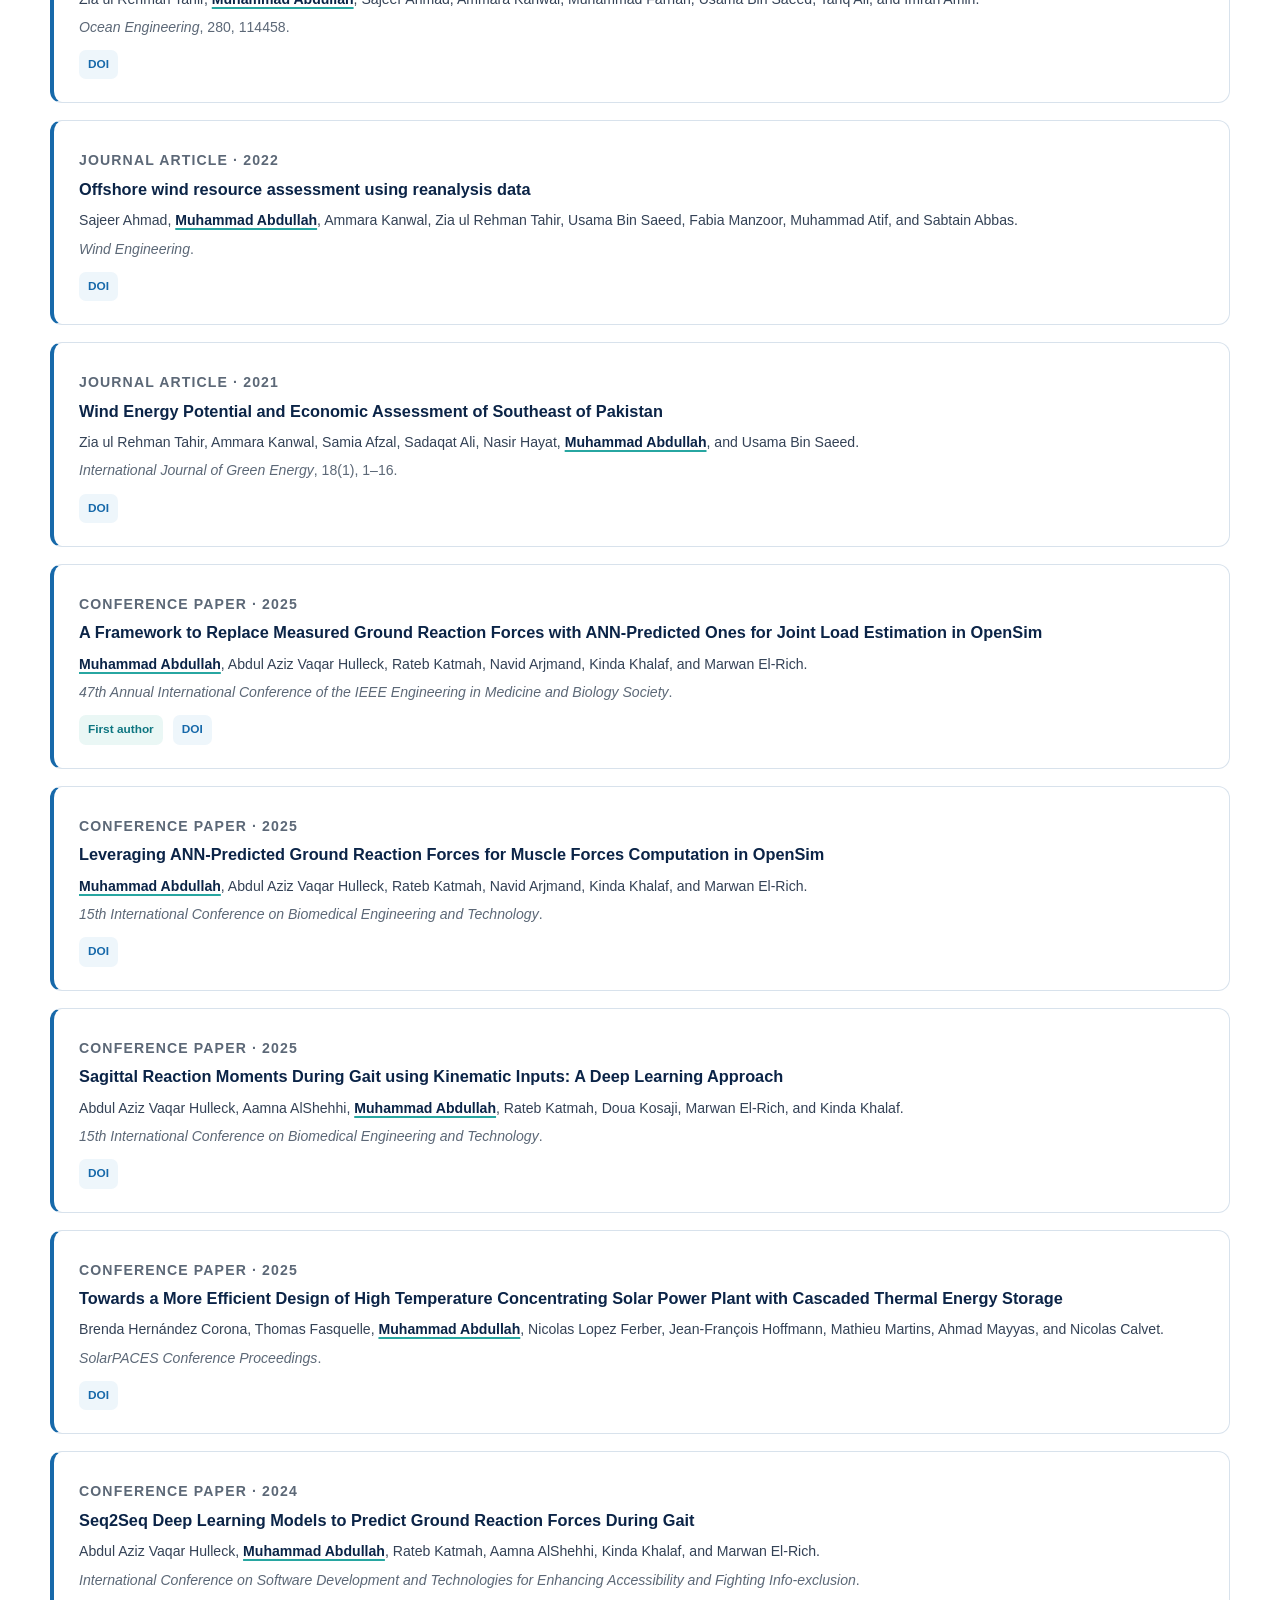
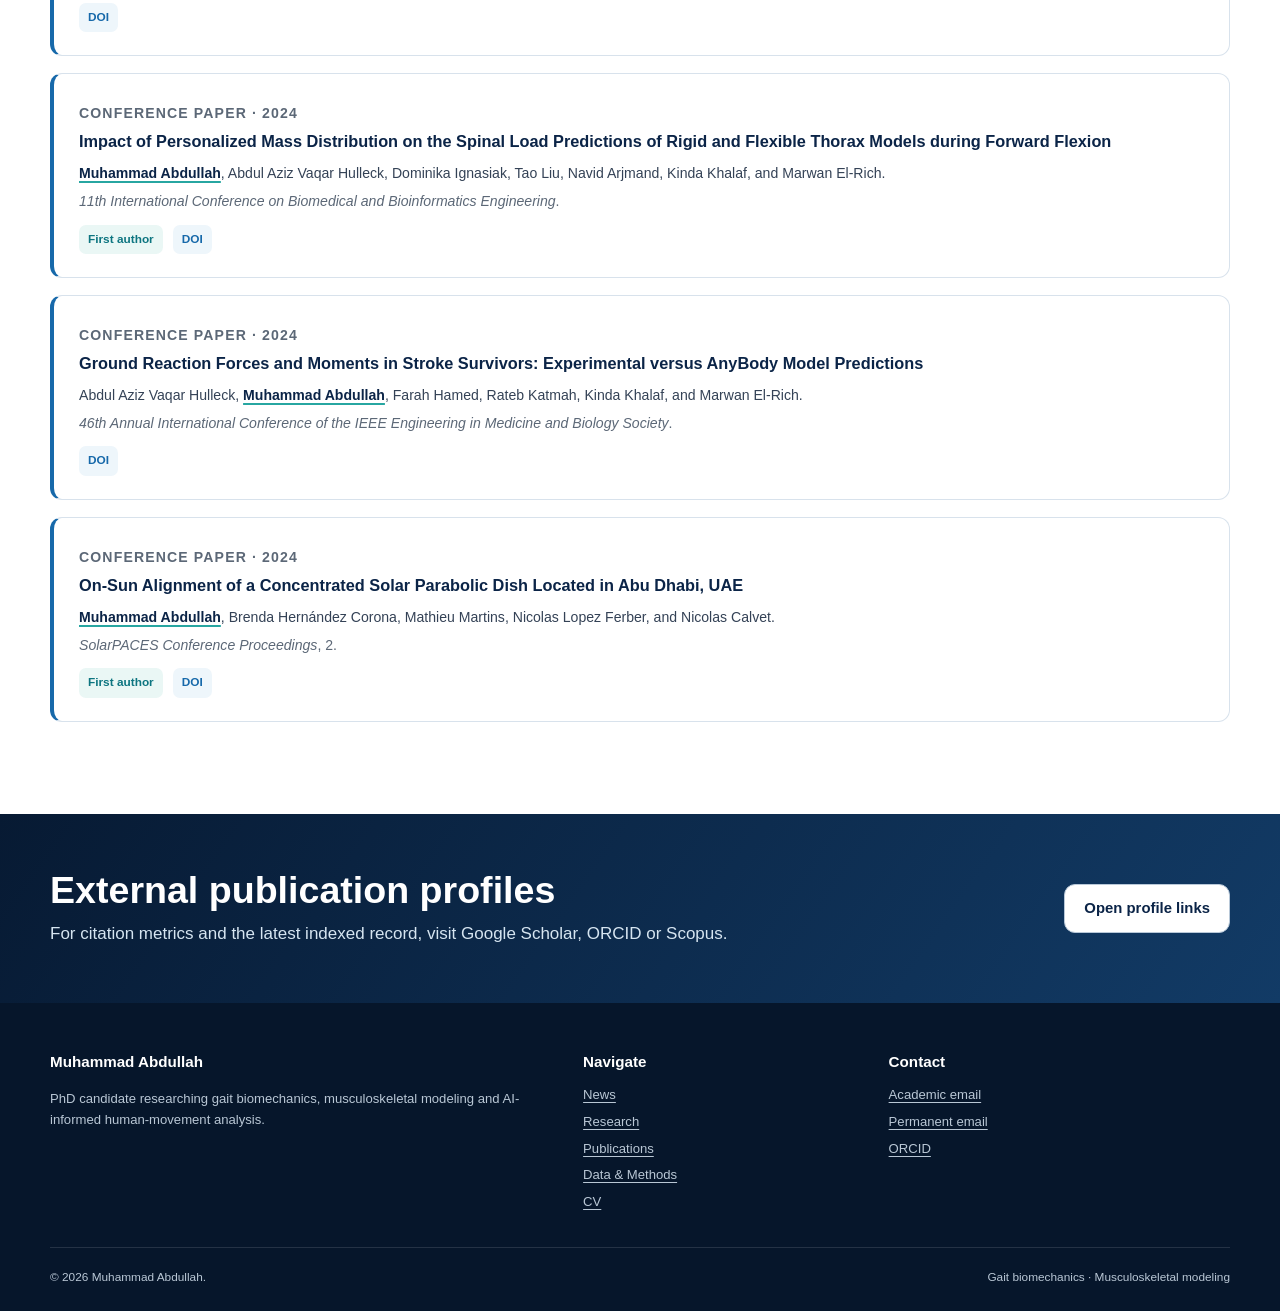
<file: publications.html>
<!doctype html>
<html lang="en">
<head>
  <meta charset="utf-8">
  <meta name="viewport" content="width=device-width, initial-scale=1">
  <title>Publications | Muhammad Abdullah</title>
  <meta name="description" content="Journal articles, conference papers, preprints and datasets by Muhammad Abdullah in biomechanics, musculoskeletal modeling and energy engineering.">
  <link rel="canonical" href="https://muhammadabdullahphd.github.io/publications.html">
  <link rel="icon" href="assets/favicon.svg" type="image/svg+xml">
  <link rel="stylesheet" href="styles.css">
  <script src="script.js" defer></script>
</head>
<body>
  <a class="skip-link" href="#main-content">Skip to main content</a>
  <header class="site-header">
    <div class="container nav-wrap">
      <a class="brand" href="index.html" aria-label="Muhammad Abdullah home"><span class="brand-mark" aria-hidden="true">MA</span><span>Muhammad Abdullah</span></a>
      <button class="nav-toggle" type="button" aria-expanded="false" aria-controls="primary-navigation" aria-label="Open navigation"><span></span><span></span><span></span></button>
      <nav class="site-nav" id="primary-navigation" aria-label="Primary navigation">
        <ul>
          <li><a href="index.html">Home</a></li><li><a href="research.html">Research</a></li><li><a href="publications.html" aria-current="page">Publications</a></li>
          <li><a href="news.html">News</a></li><li><a href="data-methods.html">Data &amp; Methods</a></li><li><a href="cv.html">CV</a></li><li><a href="about.html">About &amp; Contact</a></li>
        </ul>
      </nav>
    </div>
  </header>

  <main id="main-content">
    <section class="page-hero">
      <div class="container page-intro">
        <p class="eyebrow">Publications and outputs</p>
        <h1>Research across biomechanics and engineering</h1>
        <p>Peer-reviewed journal articles, conference papers, a preprint and a public research dataset. My name is emphasized throughout the author lists.</p>
      </div>
    </section>

    <section class="section">
      <div class="container">
        <div class="filters" role="group" aria-label="Filter publications">
          <button class="filter-button active" type="button" data-filter="all" aria-pressed="true">All</button>
          <button class="filter-button" type="button" data-filter="biomechanics" aria-pressed="false">Biomechanics</button>
          <button class="filter-button" type="button" data-filter="energy" aria-pressed="false">Energy</button>
          <button class="filter-button" type="button" data-filter="journal" aria-pressed="false">Journal articles</button>
          <button class="filter-button" type="button" data-filter="conference" aria-pressed="false">Conference papers</button>
          <button class="filter-button" type="button" data-filter="open-output" aria-pressed="false">Data &amp; preprints</button>
        </div>
        <p class="meta" data-results-label aria-live="polite">Outputs displayed</p>

        <div class="publication-list">
          <article class="publication-item" data-type="journal" data-topic="biomechanics">
            <p class="meta">Journal article · 2026</p>
            <h2>Beyond BMI: The Role of Anthropometric Measurements in Predicting Plantar Pressure Distribution and Gait Biomechanics</h2>
            <p class="authors">Abdelsalam Alkhalaileh, <strong class="author-self">Muhammad Abdullah</strong>, Abdul Aziz Hulleck, Herbert F. Jelinek, Kinda Khalaf, and Marwan El Rich.</p>
            <p><em>IEEE Transactions on Neural Systems and Rehabilitation Engineering</em>.</p>
            <div class="pub-actions"><a href="https://doi.org/10.1109/TNSRE.2026.3745905" target="_blank" rel="noreferrer">DOI</a><a href="https://ieeexplore.ieee.org/document/11746139" target="_blank" rel="noreferrer">IEEE Xplore</a></div>
          </article>

          <article class="publication-item" data-type="journal" data-topic="biomechanics">
            <p class="meta">Journal article · 2026</p>
            <h2>Influence of body-shape-based mass scaling and thoracic disc stiffness on flexible-thorax model predictions of thoracolumbar loading during lateral bending</h2>
            <p class="authors"><strong class="author-self">Muhammad Abdullah</strong>, Abdul Aziz Vaqar Hulleck, Tao Liu, Dominika Ignasiak, Kinda Khalaf, and Marwan El-Rich.</p>
            <p><em>Scientific Reports</em>.</p>
            <div class="pub-actions"><span class="pub-label">Co-first author</span><a href="https://doi.org/10.1038/s41598-026-61797-9" target="_blank" rel="noreferrer">DOI</a></div>
          </article>

          <article class="publication-item" data-type="journal" data-topic="biomechanics">
            <p class="meta">Journal article · 2026</p>
            <h2>Sex-Specific Pelvis Geometry Influences Musculoskeletal Gait Simulations: Quantifying Bias in Male-Based Models</h2>
            <p class="authors"><strong class="author-self">Muhammad Abdullah</strong>, Abdul Aziz Vaqar Hulleck, Kinda Khalaf, and Marwan El-Rich.</p>
            <p><em>IEEE Access</em>.</p>
            <div class="pub-actions"><span class="pub-label">First author</span><a href="https://doi.org/10.1109/ACCESS.2026.3728015" target="_blank" rel="noreferrer">DOI</a></div>
          </article>

          <article class="publication-item" data-type="preprint open-output" data-topic="biomechanics">
            <p class="meta">Preprint · 2026</p>
            <h2>Kinematics to Kinetics: Evaluating OpenGRF for Scalable Ground Reaction Force Estimation in Healthy and Pathological Gait</h2>
            <p class="authors"><strong class="author-self">Muhammad Abdullah</strong>, Abdul Aziz Vaqar Hulleck, Kinda Khalaf, and Marwan El-Rich.</p>
            <p><em>bioRxiv</em>.</p>
            <div class="pub-actions"><a href="https://doi.org/10.64898/2026.06.03.729748" target="_blank" rel="noreferrer">DOI</a></div>
          </article>

          <article class="publication-item" data-type="data open-output" data-topic="biomechanics">
            <p class="meta">Research dataset · 2026</p>
            <h2>A multimodal gait dataset of brain activity, muscle activity, kinematics and ground forces in young adults</h2>
            <p class="authors">Rateb Katmah, Aamna AlShehhi, Doua Kosaji, Nour Al-Rahmani, <strong class="author-self">Muhammad Abdullah</strong>, Abdul Aziz Vaqar Hulleck, and Kinda Khalaf.</p>
            <p><em>PhysioNet</em>.</p>
            <div class="pub-actions"><span class="pub-label">Data collection contributor</span><a href="https://doi.org/10.13026/r0ea-7161" target="_blank" rel="noreferrer">Dataset DOI</a></div>
          </article>

          <article class="publication-item" data-type="journal" data-topic="energy">
            <p class="meta">Journal article · 2025</p>
            <h2>Central receiver-based CSP plants Part 2: Components categorization and future prospects</h2>
            <p class="authors">Brenda Hernández Corona, Nicolas Lopez Ferber, <strong class="author-self">Muhammad Abdullah</strong>, Ahmad Mayyas, Nicolas Calvet, and Matteo Chiesa.</p>
            <p><em>Solar Energy</em>, 299, 113740.</p>
            <div class="pub-actions"><a href="https://doi.org/10.1016/j.solener.2025.113740" target="_blank" rel="noreferrer">DOI</a></div>
          </article>

          <article class="publication-item" data-type="journal" data-topic="energy">
            <p class="meta">Journal article · 2025</p>
            <h2>Central receiver-based concentrated solar power plants Part 1: A historical review</h2>
            <p class="authors">Brenda Hernández Corona, Nicolas Lopez Ferber, <strong class="author-self">Muhammad Abdullah</strong>, Ahmad Mayyas, Nicolas Calvet, and Matteo Chiesa.</p>
            <p><em>Solar Energy</em>, 299, 113693.</p>
            <div class="pub-actions"><a href="https://doi.org/10.1016/j.solener.2025.113693" target="_blank" rel="noreferrer">DOI</a></div>
          </article>

          <article class="publication-item" data-type="journal" data-topic="energy">
            <p class="meta">Journal article · 2025</p>
            <h2>Pushing the envelope: Advanced 3D secondary concentrators for high-temperature solar power</h2>
            <p class="authors"><strong class="author-self">Muhammad Abdullah</strong> et al.</p>
            <p><em>Renewable and Sustainable Energy Reviews</em>.</p>
            <div class="pub-actions"><a href="https://doi.org/10.1016/j.rser.2025.115941" target="_blank" rel="noreferrer">DOI</a></div>
          </article>

          <article class="publication-item" data-type="journal" data-topic="biomechanics">
            <p class="meta">Journal article · 2025</p>
            <h2>Musculoskeletal model predictions sensitivity to upper body mass scaling during gait</h2>
            <p class="authors">Abdul Aziz Vaqar Hulleck, <strong class="author-self">Muhammad Abdullah</strong>, Abdelsalam Tareq Alkhalaileh, Tao Liu, Dhanya Menoth Mohan, Rateb Katmah, Kinda Khalaf, and Marwan El-Rich.</p>
            <p><em>Computers in Biology and Medicine</em>, 189, 109739.</p>
            <div class="pub-actions"><a href="https://doi.org/10.1016/j.compbiomed.2025.109739" target="_blank" rel="noreferrer">DOI</a></div>
          </article>

          <article class="publication-item" data-type="journal" data-topic="energy">
            <p class="meta">Journal article · 2025</p>
            <h2>Advancements, challenges, and opportunities in the measurement of high heat flux for concentrated solar thermal systems</h2>
            <p class="authors"><strong class="author-self">Muhammad Abdullah</strong>, Brenda Hernández Corona, Mathieu Martins, Nicolas Lopez Ferber, Peter Armstrong, Matteo Chiesa, and Nicolas Calvet.</p>
            <p><em>Solar Energy</em>, 287, 113252.</p>
            <div class="pub-actions"><span class="pub-label">First author</span><a href="https://doi.org/10.1016/j.solener.2025.113252" target="_blank" rel="noreferrer">DOI</a></div>
          </article>

          <article class="publication-item" data-type="journal" data-topic="biomechanics">
            <p class="meta">Journal article · 2024</p>
            <h2>Multibody dynamics-based musculoskeletal modeling for gait analysis: A systematic review</h2>
            <p class="authors"><strong class="author-self">Muhammad Abdullah</strong>, Abdul Aziz Vaqar Hulleck, Rateb Katmah, Kinda Khalaf, and Marwan El-Rich.</p>
            <p><em>Journal of NeuroEngineering and Rehabilitation</em>, 21, 178.</p>
            <div class="pub-actions"><span class="pub-label">First author</span><a href="https://doi.org/10.1186/s12984-024-01458-y" target="_blank" rel="noreferrer">DOI</a></div>
          </article>

          <article class="publication-item" data-type="journal" data-topic="energy">
            <p class="meta">Journal article · 2023</p>
            <h2>An approach to assess offshore wind power potential using bathymetry and near-hub-height reanalysis data</h2>
            <p class="authors">Zia ul Rehman Tahir, <strong class="author-self">Muhammad Abdullah</strong>, Sajeer Ahmad, Ammara Kanwal, Muhammad Farhan, Usama Bin Saeed, Tariq Ali, and Imran Amin.</p>
            <p><em>Ocean Engineering</em>, 280, 114458.</p>
            <div class="pub-actions"><a href="https://doi.org/10.1016/j.oceaneng.2023.114458" target="_blank" rel="noreferrer">DOI</a></div>
          </article>

          <article class="publication-item" data-type="journal" data-topic="energy">
            <p class="meta">Journal article · 2022</p>
            <h2>Offshore wind resource assessment using reanalysis data</h2>
            <p class="authors">Sajeer Ahmad, <strong class="author-self">Muhammad Abdullah</strong>, Ammara Kanwal, Zia ul Rehman Tahir, Usama Bin Saeed, Fabia Manzoor, Muhammad Atif, and Sabtain Abbas.</p>
            <p><em>Wind Engineering</em>.</p>
            <div class="pub-actions"><a href="https://doi.org/10.1177/0309524X211069384" target="_blank" rel="noreferrer">DOI</a></div>
          </article>

          <article class="publication-item" data-type="journal" data-topic="energy">
            <p class="meta">Journal article · 2021</p>
            <h2>Wind Energy Potential and Economic Assessment of Southeast of Pakistan</h2>
            <p class="authors">Zia ul Rehman Tahir, Ammara Kanwal, Samia Afzal, Sadaqat Ali, Nasir Hayat, <strong class="author-self">Muhammad Abdullah</strong>, and Usama Bin Saeed.</p>
            <p><em>International Journal of Green Energy</em>, 18(1), 1–16.</p>
            <div class="pub-actions"><a href="https://doi.org/10.1080/15435075.2020.1814298" target="_blank" rel="noreferrer">DOI</a></div>
          </article>

          <article class="publication-item" data-type="conference" data-topic="biomechanics">
            <p class="meta">Conference paper · 2025</p>
            <h2>A Framework to Replace Measured Ground Reaction Forces with ANN-Predicted Ones for Joint Load Estimation in OpenSim</h2>
            <p class="authors"><strong class="author-self">Muhammad Abdullah</strong>, Abdul Aziz Vaqar Hulleck, Rateb Katmah, Navid Arjmand, Kinda Khalaf, and Marwan El-Rich.</p>
            <p><em>47th Annual International Conference of the IEEE Engineering in Medicine and Biology Society</em>.</p>
            <div class="pub-actions"><span class="pub-label">First author</span><a href="https://doi.org/10.1109/EMBC58623.2025.11253084" target="_blank" rel="noreferrer">DOI</a></div>
          </article>

          <article class="publication-item" data-type="conference" data-topic="biomechanics">
            <p class="meta">Conference paper · 2025</p>
            <h2>Leveraging ANN-Predicted Ground Reaction Forces for Muscle Forces Computation in OpenSim</h2>
            <p class="authors"><strong class="author-self">Muhammad Abdullah</strong>, Abdul Aziz Vaqar Hulleck, Rateb Katmah, Navid Arjmand, Kinda Khalaf, and Marwan El-Rich.</p>
            <p><em>15th International Conference on Biomedical Engineering and Technology</em>.</p>
            <div class="pub-actions"><a href="https://doi.org/10.1109/ICBET66094.2025.11470172" target="_blank" rel="noreferrer">DOI</a></div>
          </article>

          <article class="publication-item" data-type="conference" data-topic="biomechanics">
            <p class="meta">Conference paper · 2025</p>
            <h2>Sagittal Reaction Moments During Gait using Kinematic Inputs: A Deep Learning Approach</h2>
            <p class="authors">Abdul Aziz Vaqar Hulleck, Aamna AlShehhi, <strong class="author-self">Muhammad Abdullah</strong>, Rateb Katmah, Doua Kosaji, Marwan El-Rich, and Kinda Khalaf.</p>
            <p><em>15th International Conference on Biomedical Engineering and Technology</em>.</p>
            <div class="pub-actions"><a href="https://doi.org/10.1109/ICBET66094.2025.11470162" target="_blank" rel="noreferrer">DOI</a></div>
          </article>

          <article class="publication-item" data-type="conference" data-topic="energy">
            <p class="meta">Conference paper · 2025</p>
            <h2>Towards a More Efficient Design of High Temperature Concentrating Solar Power Plant with Cascaded Thermal Energy Storage</h2>
            <p class="authors">Brenda Hernández Corona, Thomas Fasquelle, <strong class="author-self">Muhammad Abdullah</strong>, Nicolas Lopez Ferber, Jean-François Hoffmann, Mathieu Martins, Ahmad Mayyas, and Nicolas Calvet.</p>
            <p><em>SolarPACES Conference Proceedings</em>.</p>
            <div class="pub-actions"><a href="https://doi.org/10.52825/solarpaces.v2i.780" target="_blank" rel="noreferrer">DOI</a></div>
          </article>

          <article class="publication-item" data-type="conference" data-topic="biomechanics">
            <p class="meta">Conference paper · 2024</p>
            <h2>Seq2Seq Deep Learning Models to Predict Ground Reaction Forces During Gait</h2>
            <p class="authors">Abdul Aziz Vaqar Hulleck, <strong class="author-self">Muhammad Abdullah</strong>, Rateb Katmah, Aamna AlShehhi, Kinda Khalaf, and Marwan El-Rich.</p>
            <p><em>International Conference on Software Development and Technologies for Enhancing Accessibility and Fighting Info-exclusion</em>.</p>
            <div class="pub-actions"><a href="https://doi.org/10.1145/3696593.3696654" target="_blank" rel="noreferrer">DOI</a></div>
          </article>

          <article class="publication-item" data-type="conference" data-topic="biomechanics">
            <p class="meta">Conference paper · 2024</p>
            <h2>Impact of Personalized Mass Distribution on the Spinal Load Predictions of Rigid and Flexible Thorax Models during Forward Flexion</h2>
            <p class="authors"><strong class="author-self">Muhammad Abdullah</strong>, Abdul Aziz Vaqar Hulleck, Dominika Ignasiak, Tao Liu, Navid Arjmand, Kinda Khalaf, and Marwan El-Rich.</p>
            <p><em>11th International Conference on Biomedical and Bioinformatics Engineering</em>.</p>
            <div class="pub-actions"><span class="pub-label">First author</span><a href="https://doi.org/10.1145/3707127.3707163" target="_blank" rel="noreferrer">DOI</a></div>
          </article>

          <article class="publication-item" data-type="conference" data-topic="biomechanics">
            <p class="meta">Conference paper · 2024</p>
            <h2>Ground Reaction Forces and Moments in Stroke Survivors: Experimental versus AnyBody Model Predictions</h2>
            <p class="authors">Abdul Aziz Vaqar Hulleck, <strong class="author-self">Muhammad Abdullah</strong>, Farah Hamed, Rateb Katmah, Kinda Khalaf, and Marwan El-Rich.</p>
            <p><em>46th Annual International Conference of the IEEE Engineering in Medicine and Biology Society</em>.</p>
            <div class="pub-actions"><a href="https://doi.org/10.1109/EMBC53108.2024.10782713" target="_blank" rel="noreferrer">DOI</a></div>
          </article>

          <article class="publication-item" data-type="conference" data-topic="energy">
            <p class="meta">Conference paper · 2024</p>
            <h2>On-Sun Alignment of a Concentrated Solar Parabolic Dish Located in Abu Dhabi, UAE</h2>
            <p class="authors"><strong class="author-self">Muhammad Abdullah</strong>, Brenda Hernández Corona, Mathieu Martins, Nicolas Lopez Ferber, and Nicolas Calvet.</p>
            <p><em>SolarPACES Conference Proceedings</em>, 2.</p>
            <div class="pub-actions"><span class="pub-label">First author</span><a href="https://doi.org/10.52825/solarpaces.v2i.932" target="_blank" rel="noreferrer">DOI</a></div>
          </article>
        </div>

      </div>
    </section>

    <section class="cta-band"><div class="container cta-inner"><div><h2>External publication profiles</h2><p>For citation metrics and the latest indexed record, visit Google Scholar, ORCID or Scopus.</p></div><a class="button secondary" href="about.html#profiles">Open profile links</a></div></section>
  </main>

  <footer class="site-footer"><div class="container"><div class="footer-grid"><div><h2>Muhammad Abdullah</h2><p>PhD candidate researching gait biomechanics, musculoskeletal modeling and AI-informed human-movement analysis.</p></div><div><h3>Navigate</h3><div class="footer-links"><a href="news.html">News</a><a href="research.html">Research</a><a href="publications.html">Publications</a><a href="data-methods.html">Data &amp; Methods</a><a href="cv.html">CV</a></div></div><div><h3>Contact</h3><div class="footer-links"><a href="mailto:100060978@ku.ac.ae">Academic email</a><a href="mailto:abdullahsheikh125@gmail.com">Permanent email</a><a href="https://orcid.org/0000-0001-8131-3129" target="_blank" rel="noreferrer">ORCID</a></div></div></div><div class="footer-bottom"><p>© <span data-current-year></span> Muhammad Abdullah.</p><p>Gait biomechanics · Musculoskeletal modeling</p></div></div></footer>
</body>
</html>
</file>
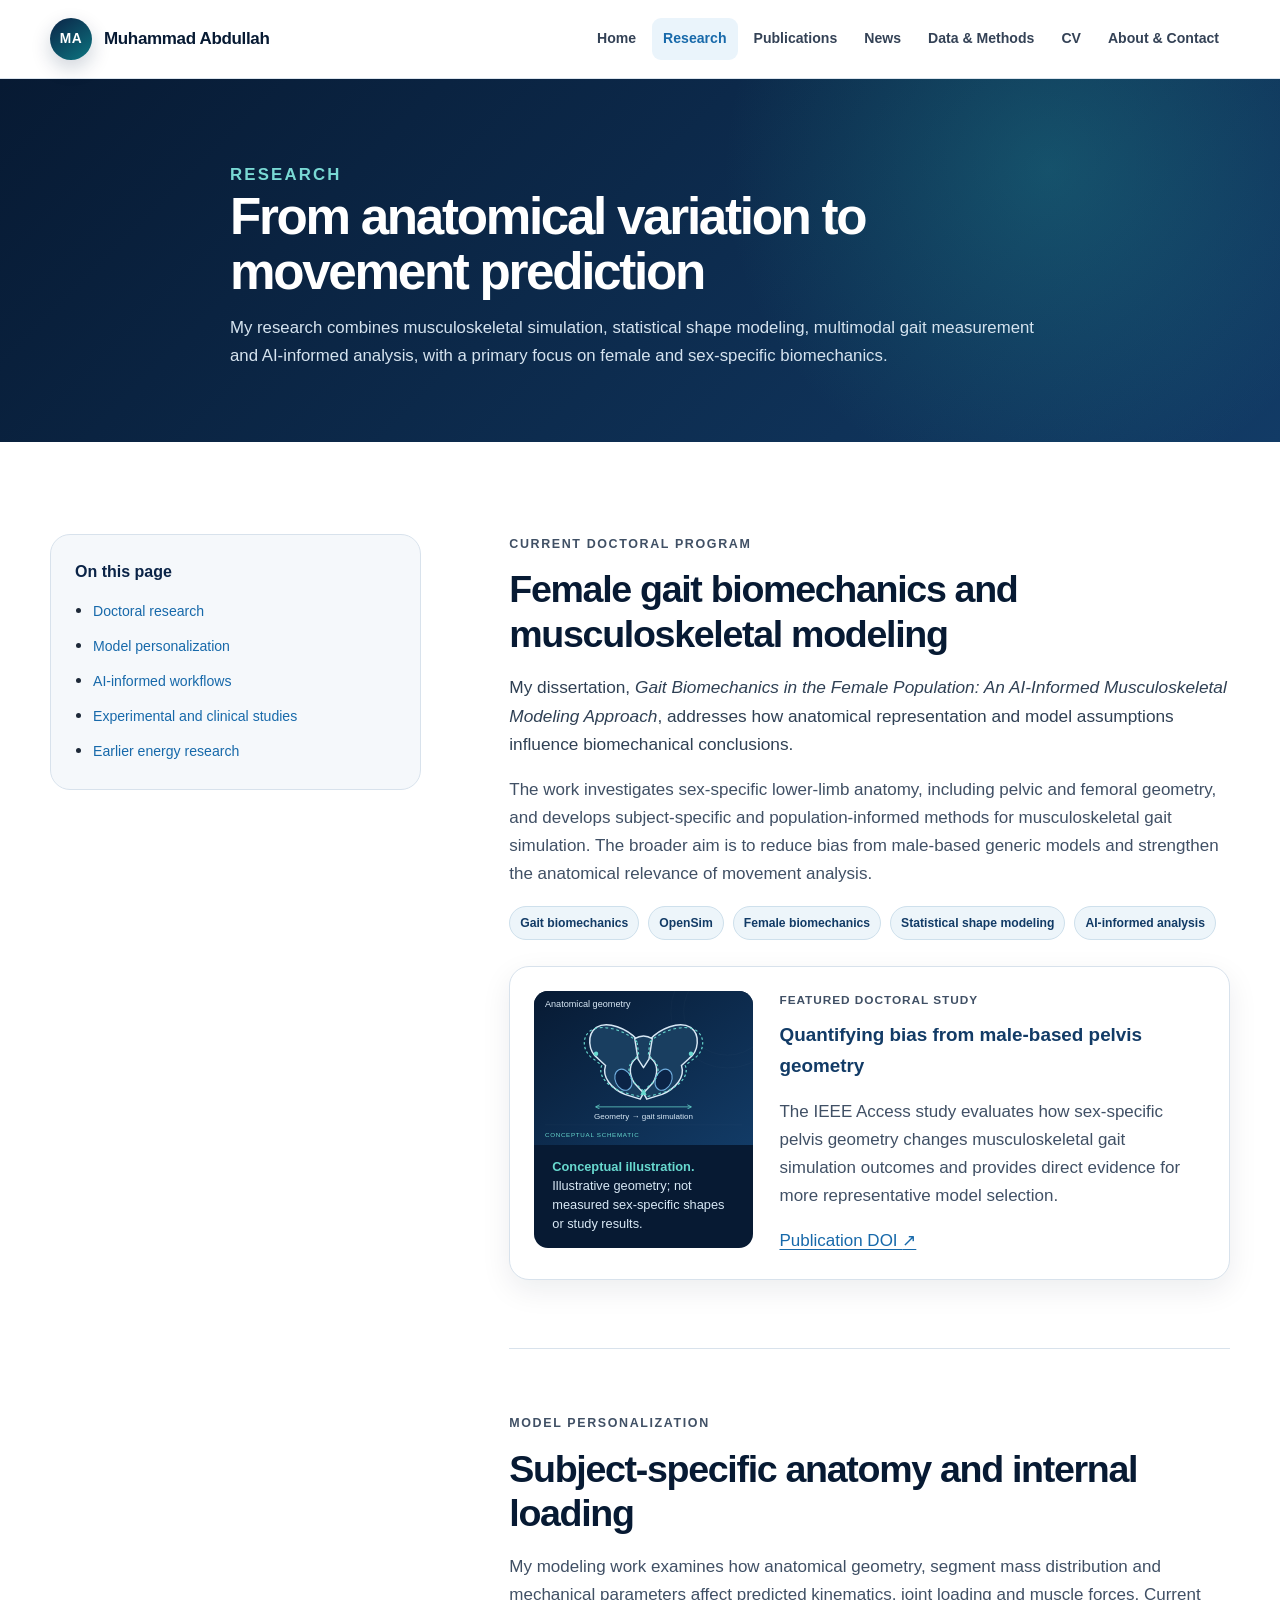
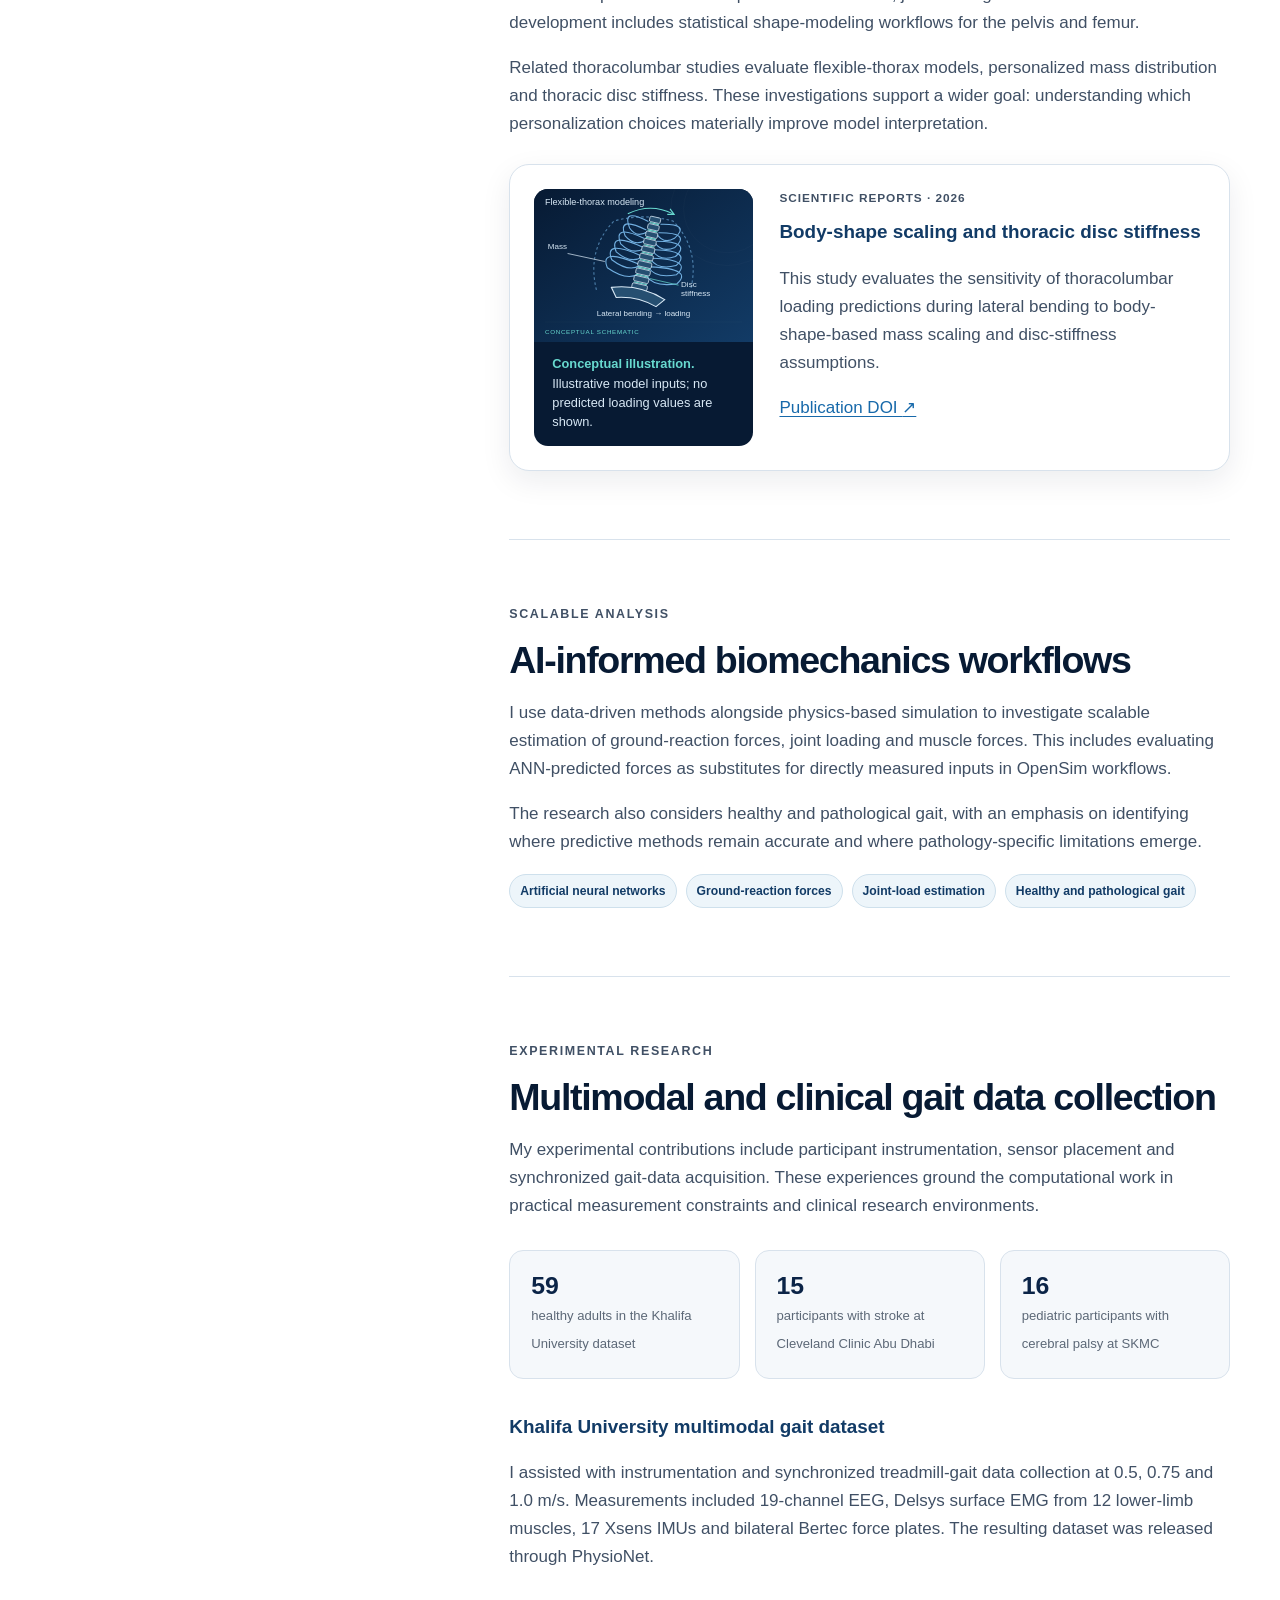
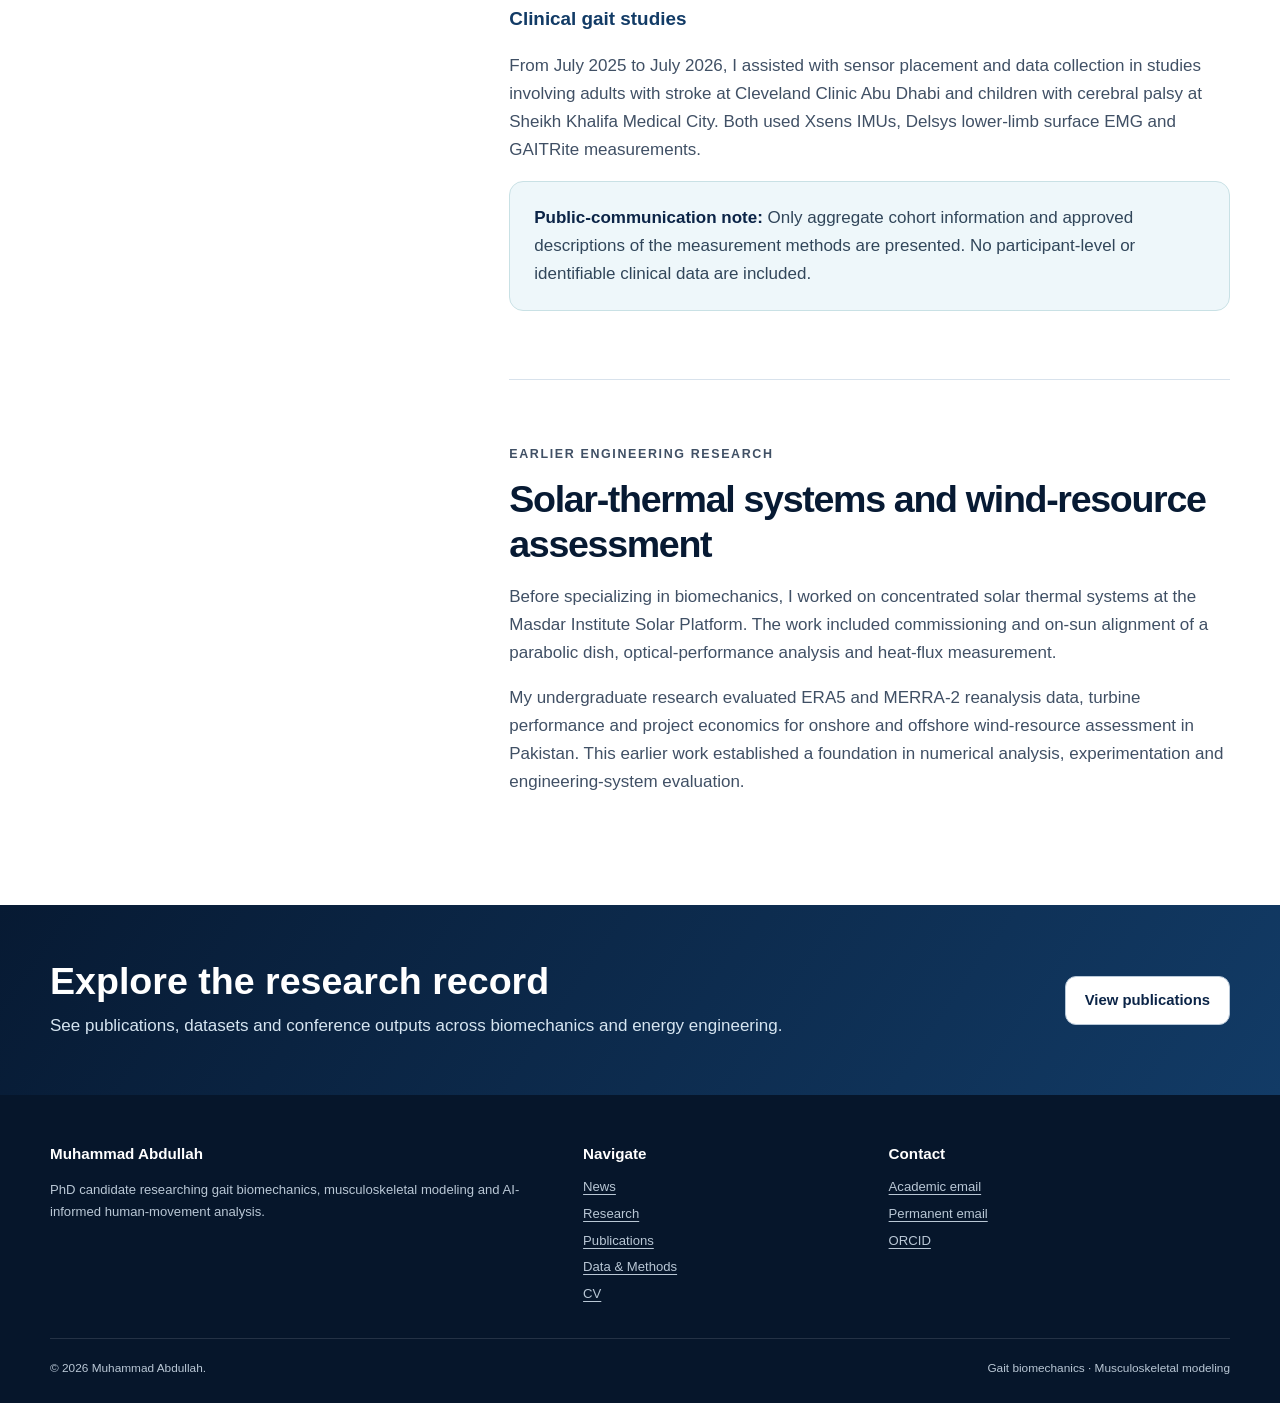
<file: research.html>
<!doctype html>
<html lang="en">
<head>
  <meta charset="utf-8">
  <meta name="viewport" content="width=device-width, initial-scale=1">
  <title>Research | Muhammad Abdullah</title>
  <meta name="description" content="Research by Muhammad Abdullah in female gait biomechanics, musculoskeletal modeling, statistical shape modeling, clinical gait analysis and renewable-energy engineering.">
  <link rel="canonical" href="https://muhammadabdullahphd.github.io/research.html">
  <link rel="icon" href="assets/favicon.svg" type="image/svg+xml">
  <link rel="stylesheet" href="styles.css?v=20261022-1">
  <script src="script.js" defer></script>
</head>
<body>
  <a class="skip-link" href="#main-content">Skip to main content</a>
  <header class="site-header">
    <div class="container nav-wrap">
      <a class="brand" href="index.html" aria-label="Muhammad Abdullah home"><span class="brand-mark" aria-hidden="true">MA</span><span>Muhammad Abdullah</span></a>
      <button class="nav-toggle" type="button" aria-expanded="false" aria-controls="primary-navigation" aria-label="Open navigation"><span></span><span></span><span></span></button>
      <nav class="site-nav" id="primary-navigation" aria-label="Primary navigation">
        <ul>
          <li><a href="index.html">Home</a></li>
          <li><a href="research.html" aria-current="page">Research</a></li>
          <li><a href="publications.html">Publications</a></li>
          <li><a href="news.html">News</a></li>
          <li><a href="data-methods.html">Data &amp; Methods</a></li>
          <li><a href="cv.html">CV</a></li>
          <li><a href="about.html">About &amp; Contact</a></li>
        </ul>
      </nav>
    </div>
  </header>

  <main id="main-content">
    <section class="page-hero">
      <div class="container page-intro">
        <p class="eyebrow">Research</p>
        <h1>From anatomical variation to movement prediction</h1>
        <p>My research combines musculoskeletal simulation, statistical shape modeling, multimodal gait measurement and AI-informed analysis, with a primary focus on female and sex-specific biomechanics.</p>
      </div>
    </section>

    <section class="section">
      <div class="container content-grid">
        <aside class="content-aside" aria-label="Research page contents">
          <h2>On this page</h2>
          <ul>
            <li><a href="#doctoral">Doctoral research</a></li>
            <li><a href="#modeling">Model personalization</a></li>
            <li><a href="#ai">AI-informed workflows</a></li>
            <li><a href="#experimental">Experimental and clinical studies</a></li>
            <li><a href="#earlier">Earlier energy research</a></li>
          </ul>
        </aside>

        <div>
          <section class="prose-section" id="doctoral">
            <p class="eyebrow">Current doctoral program</p>
            <h2>Female gait biomechanics and musculoskeletal modeling</h2>
            <p class="lead">My dissertation, <em>Gait Biomechanics in the Female Population: An AI-Informed Musculoskeletal Modeling Approach</em>, addresses how anatomical representation and model assumptions influence biomechanical conclusions.</p>
            <p>The work investigates sex-specific lower-limb anatomy, including pelvic and femoral geometry, and develops subject-specific and population-informed methods for musculoskeletal gait simulation. The broader aim is to reduce bias from male-based generic models and strengthen the anatomical relevance of movement analysis.</p>
            <div class="tag-list" aria-label="Doctoral research methods">
              <span class="tag">Gait biomechanics</span>
              <span class="tag">OpenSim</span>
              <span class="tag">Female biomechanics</span>
              <span class="tag">Statistical shape modeling</span>
              <span class="tag">AI-informed analysis</span>
            </div>
            <div class="project-panel">
              <figure class="research-figure">
                <img src="assets/research/pelvis-geometry.svg" alt="Anterior pelvis with illustrative geometry outlines and landmarks, linking anatomical variation to gait simulation." width="600" height="420" loading="lazy" decoding="async">
                <figcaption><strong>Conceptual illustration.</strong> Illustrative geometry; not measured sex-specific shapes or study results.</figcaption>
              </figure>
              <div>
                <p class="meta">Featured doctoral study</p>
                <h3>Quantifying bias from male-based pelvis geometry</h3>
                <p>The IEEE Access study evaluates how sex-specific pelvis geometry changes musculoskeletal gait simulation outcomes and provides direct evidence for more representative model selection.</p>
                <a href="https://doi.org/10.1109/ACCESS.2026.3728015" target="_blank" rel="noreferrer">Publication DOI <span aria-hidden="true">↗</span></a>
              </div>
            </div>
          </section>

          <section class="prose-section" id="modeling">
            <p class="eyebrow">Model personalization</p>
            <h2>Subject-specific anatomy and internal loading</h2>
            <p>My modeling work examines how anatomical geometry, segment mass distribution and mechanical parameters affect predicted kinematics, joint loading and muscle forces. Current development includes statistical shape-modeling workflows for the pelvis and femur.</p>
            <p>Related thoracolumbar studies evaluate flexible-thorax models, personalized mass distribution and thoracic disc stiffness. These investigations support a wider goal: understanding which personalization choices materially improve model interpretation.</p>
            <div class="project-panel">
              <figure class="research-figure">
                <img src="assets/research/flexible-thorax.svg" alt="Rib cage and vertebral column in lateral bending, with mass and disc stiffness identified as model inputs." width="600" height="420" loading="lazy" decoding="async">
                <figcaption><strong>Conceptual illustration.</strong> Illustrative model inputs; no predicted loading values are shown.</figcaption>
              </figure>
              <div>
                <p class="meta">Scientific Reports · 2026</p>
                <h3>Body-shape scaling and thoracic disc stiffness</h3>
                <p>This study evaluates the sensitivity of thoracolumbar loading predictions during lateral bending to body-shape-based mass scaling and disc-stiffness assumptions.</p>
                <a href="https://doi.org/10.1038/s41598-026-61797-9" target="_blank" rel="noreferrer">Publication DOI <span aria-hidden="true">↗</span></a>
              </div>
            </div>
          </section>

          <section class="prose-section" id="ai">
            <p class="eyebrow">Scalable analysis</p>
            <h2>AI-informed biomechanics workflows</h2>
            <p>I use data-driven methods alongside physics-based simulation to investigate scalable estimation of ground-reaction forces, joint loading and muscle forces. This includes evaluating ANN-predicted forces as substitutes for directly measured inputs in OpenSim workflows.</p>
            <p>The research also considers healthy and pathological gait, with an emphasis on identifying where predictive methods remain accurate and where pathology-specific limitations emerge.</p>
            <div class="tag-list" aria-label="AI workflow topics">
              <span class="tag">Artificial neural networks</span>
              <span class="tag">Ground-reaction forces</span>
              <span class="tag">Joint-load estimation</span>
              <span class="tag">Healthy and pathological gait</span>
            </div>
          </section>

          <section class="prose-section" id="experimental">
            <p class="eyebrow">Experimental research</p>
            <h2>Multimodal and clinical gait data collection</h2>
            <p>My experimental contributions include participant instrumentation, sensor placement and synchronized gait-data acquisition. These experiences ground the computational work in practical measurement constraints and clinical research environments.</p>
            <div class="fact-list">
              <div class="fact"><strong>59</strong><span>healthy adults in the Khalifa University dataset</span></div>
              <div class="fact"><strong>15</strong><span>participants with stroke at Cleveland Clinic Abu Dhabi</span></div>
              <div class="fact"><strong>16</strong><span>pediatric participants with cerebral palsy at SKMC</span></div>
            </div>
            <h3>Khalifa University multimodal gait dataset</h3>
            <p>I assisted with instrumentation and synchronized treadmill-gait data collection at 0.5, 0.75 and 1.0 m/s. Measurements included 19-channel EEG, Delsys surface EMG from 12 lower-limb muscles, 17 Xsens IMUs and bilateral Bertec force plates. The resulting dataset was released through PhysioNet.</p>
            <h3>Clinical gait studies</h3>
            <p>From July 2025 to July 2026, I assisted with sensor placement and data collection in studies involving adults with stroke at Cleveland Clinic Abu Dhabi and children with cerebral palsy at Sheikh Khalifa Medical City. Both used Xsens IMUs, Delsys lower-limb surface EMG and GAITRite measurements.</p>
            <div class="notice"><strong>Public-communication note:</strong> Only aggregate cohort information and approved descriptions of the measurement methods are presented. No participant-level or identifiable clinical data are included.</div>
          </section>

          <section class="prose-section" id="earlier">
            <p class="eyebrow">Earlier engineering research</p>
            <h2>Solar-thermal systems and wind-resource assessment</h2>
            <p>Before specializing in biomechanics, I worked on concentrated solar thermal systems at the Masdar Institute Solar Platform. The work included commissioning and on-sun alignment of a parabolic dish, optical-performance analysis and heat-flux measurement.</p>
            <p>My undergraduate research evaluated ERA5 and MERRA-2 reanalysis data, turbine performance and project economics for onshore and offshore wind-resource assessment in Pakistan. This earlier work established a foundation in numerical analysis, experimentation and engineering-system evaluation.</p>
          </section>
        </div>
      </div>
    </section>

    <section class="cta-band">
      <div class="container cta-inner">
        <div><h2>Explore the research record</h2><p>See publications, datasets and conference outputs across biomechanics and energy engineering.</p></div>
        <a class="button secondary" href="publications.html">View publications</a>
      </div>
    </section>
  </main>

  <footer class="site-footer">
    <div class="container">
      <div class="footer-grid">
        <div><h2>Muhammad Abdullah</h2><p>PhD candidate researching gait biomechanics, musculoskeletal modeling and AI-informed human-movement analysis.</p></div>
        <div><h3>Navigate</h3><div class="footer-links"><a href="news.html">News</a><a href="research.html">Research</a><a href="publications.html">Publications</a><a href="data-methods.html">Data &amp; Methods</a><a href="cv.html">CV</a></div></div>
        <div><h3>Contact</h3><div class="footer-links"><a href="mailto:100060978@ku.ac.ae">Academic email</a><a href="mailto:abdullahsheikh125@gmail.com">Permanent email</a><a href="https://orcid.org/0000-0001-8131-3129" target="_blank" rel="noreferrer">ORCID</a></div></div>
      </div>
      <div class="footer-bottom"><p>© <span data-current-year></span> Muhammad Abdullah.</p><p>Gait biomechanics · Musculoskeletal modeling</p></div>
    </div>
  </footer>
</body>
</html>
</file>
<file: styles.css>
:root {
  --navy-950: #071a33;
  --navy-900: #0b2447;
  --navy-800: #123b66;
  --blue-700: #1769aa;
  --blue-600: #2580c3;
  --teal-700: #0d7580;
  --teal-500: #27a6a1;
  --ink: #1d2938;
  --muted: #5c6877;
  --line: #d8e2ec;
  --surface: #f5f8fb;
  --surface-strong: #eaf1f7;
  --white: #ffffff;
  --warm: #fbfaf7;
  --shadow-sm: 0 10px 30px rgba(7, 26, 51, 0.08);
  --shadow-md: 0 18px 50px rgba(7, 26, 51, 0.13);
  --radius-sm: 12px;
  --radius-md: 20px;
  --radius-lg: 30px;
  --content: 1180px;
}

* {
  box-sizing: border-box;
}

html {
  scroll-behavior: smooth;
}

body {
  margin: 0;
  color: var(--ink);
  background: var(--white);
  font-family: Inter, "Segoe UI", Roboto, Helvetica, Arial, sans-serif;
  font-size: 17px;
  line-height: 1.65;
  text-rendering: optimizeLegibility;
}

img {
  display: block;
  max-width: 100%;
}

a {
  color: var(--blue-700);
  text-decoration-thickness: 1px;
  text-underline-offset: 3px;
}

a:hover {
  color: var(--teal-700);
}

a:focus-visible,
button:focus-visible {
  outline: 3px solid #f0b429;
  outline-offset: 4px;
}

.skip-link {
  position: fixed;
  top: 8px;
  left: 12px;
  z-index: 999;
  padding: 10px 14px;
  color: var(--navy-950);
  background: var(--white);
  border: 2px solid var(--navy-900);
  border-radius: 8px;
  transform: translateY(-160%);
}

.skip-link:focus {
  transform: translateY(0);
}

.container {
  width: min(calc(100% - 40px), var(--content));
  margin-inline: auto;
}

.site-header {
  position: sticky;
  top: 0;
  z-index: 50;
  background: rgba(255, 255, 255, 0.94);
  border-bottom: 1px solid rgba(216, 226, 236, 0.9);
  backdrop-filter: blur(18px);
}

.nav-wrap {
  min-height: 78px;
  display: flex;
  align-items: center;
  justify-content: space-between;
  gap: 28px;
}

.brand {
  display: inline-flex;
  align-items: center;
  gap: 12px;
  color: var(--navy-950);
  text-decoration: none;
  font-weight: 760;
  letter-spacing: -0.02em;
  white-space: nowrap;
}

.brand-mark {
  width: 42px;
  height: 42px;
  display: grid;
  place-items: center;
  color: var(--white);
  background: linear-gradient(145deg, var(--navy-900), var(--teal-700));
  border-radius: 50%;
  font-size: 0.86rem;
  font-weight: 800;
  letter-spacing: 0.04em;
  box-shadow: 0 8px 20px rgba(11, 36, 71, 0.2);
}

.site-nav ul {
  margin: 0;
  padding: 0;
  display: flex;
  align-items: center;
  gap: 5px;
  list-style: none;
}

.site-nav a {
  display: block;
  padding: 9px 11px;
  color: #344256;
  border-radius: 9px;
  text-decoration: none;
  font-size: 0.88rem;
  font-weight: 650;
}

.site-nav a:hover {
  color: var(--navy-900);
  background: var(--surface);
}

.site-nav a[aria-current="page"] {
  color: var(--blue-700);
  background: #eaf4fb;
}

.nav-toggle {
  display: none;
  width: 44px;
  height: 44px;
  padding: 10px;
  background: var(--white);
  border: 1px solid var(--line);
  border-radius: 10px;
  cursor: pointer;
}

.nav-toggle span {
  display: block;
  height: 2px;
  margin: 5px 0;
  background: var(--navy-900);
  border-radius: 2px;
}

.hero {
  position: relative;
  overflow: hidden;
  padding: clamp(68px, 7vw, 104px) 0;
  background:
    radial-gradient(circle at 88% 10%, rgba(39, 166, 161, 0.24), transparent 32%),
    radial-gradient(circle at 8% 94%, rgba(37, 128, 195, 0.23), transparent 35%),
    linear-gradient(135deg, #06162b 0%, #0b2447 56%, #123b66 100%);
}

.hero::before {
  content: "";
  position: absolute;
  width: 520px;
  height: 520px;
  right: -250px;
  top: -300px;
  border: 74px solid rgba(255, 255, 255, 0.045);
  border-radius: 50%;
}

.hero-grid {
  position: relative;
  display: grid;
  z-index: 1;
  grid-template-columns: minmax(0, 1.18fr) minmax(330px, 0.82fr);
  align-items: center;
  gap: clamp(54px, 7vw, 92px);
}

.hero-copy {
  position: relative;
  min-width: 0;
  padding: 0;
  opacity: 1;
  visibility: visible;
}

.hero .eyebrow {
  color: #7ce0d9;
}

.eyebrow {
  margin: 0 0 13px;
  color: var(--teal-700);
  font-size: 0.78rem;
  font-weight: 800;
  letter-spacing: 0.13em;
  text-transform: uppercase;
}

.hero h1 {
  margin: 0;
  color: var(--white);
  font-size: clamp(3.2rem, 6vw, 5.55rem);
  line-height: 0.98;
  letter-spacing: -0.06em;
  text-shadow: 0 4px 22px rgba(0, 0, 0, 0.18);
}

.hero-role {
  max-width: 720px;
  margin: 24px 0 12px;
  color: #e1edf7;
  font-size: clamp(1.35rem, 2.5vw, 2rem);
  font-weight: 720;
  line-height: 1.25;
  letter-spacing: -0.025em;
}

.hero-affiliation {
  margin: 0 0 28px;
  color: #b9c9d9;
  font-weight: 580;
}

.hero-statement {
  max-width: 720px;
  margin: 0 0 32px;
  color: #d5e2ed;
  font-size: 1.08rem;
}

.hero-highlights {
  display: grid;
  grid-template-columns: repeat(3, minmax(0, 1fr));
  gap: 10px;
  margin-top: 34px;
  padding-top: 24px;
  border-top: 1px solid rgba(255, 255, 255, 0.18);
}

.hero-highlight {
  min-width: 0;
  padding-right: 10px;
}

.hero-highlight strong,
.hero-highlight span {
  display: block;
}

.hero-highlight strong {
  color: var(--white);
  font-size: 0.88rem;
  line-height: 1.3;
}

.hero-highlight span {
  margin-top: 4px;
  color: #aec0d1;
  font-size: 0.72rem;
  line-height: 1.4;
}

.button-row {
  display: flex;
  flex-wrap: wrap;
  gap: 12px;
}

.button {
  display: inline-flex;
  min-height: 48px;
  align-items: center;
  justify-content: center;
  gap: 8px;
  padding: 11px 19px;
  color: var(--white);
  background: var(--navy-900);
  border: 1px solid var(--navy-900);
  border-radius: 11px;
  text-decoration: none;
  font-size: 0.93rem;
  font-weight: 720;
  transition: transform 160ms ease, box-shadow 160ms ease, background 160ms ease;
}

.button:hover {
  color: var(--white);
  background: var(--blue-700);
  box-shadow: 0 9px 22px rgba(23, 105, 170, 0.2);
  transform: translateY(-1px);
}

.button.secondary {
  color: var(--navy-900);
  background: var(--white);
  border-color: #b8c8d8;
}

.button.secondary:hover {
  color: var(--blue-700);
  background: #f8fbfe;
}

.button[aria-disabled="true"] {
  color: #64748b;
  background: #edf2f7;
  border-color: #d8e2ec;
  cursor: not-allowed;
  box-shadow: none;
  transform: none;
}

.hero .button {
  color: var(--navy-950);
  background: var(--white);
  border-color: var(--white);
}

.hero .button:hover {
  color: var(--white);
  background: var(--teal-700);
  border-color: var(--teal-700);
}

.hero .button.secondary {
  color: var(--white);
  background: rgba(255, 255, 255, 0.05);
  border-color: rgba(255, 255, 255, 0.42);
}

.hero .button.secondary:hover {
  color: var(--white);
  background: rgba(255, 255, 255, 0.13);
  border-color: rgba(255, 255, 255, 0.7);
}

.hero-profile-image {
  position: relative;
  height: clamp(430px, 36vw, 520px);
  overflow: hidden;
  background: #dce8f2;
  border: 1px solid rgba(255, 255, 255, 0.28);
  border-radius: 28px;
  box-shadow: 0 22px 55px rgba(0, 0, 0, 0.2);
}

.hero-profile-image::after {
  content: "";
  position: absolute;
  inset: 0;
  background: linear-gradient(180deg, transparent 72%, rgba(7, 26, 51, 0.16));
  pointer-events: none;
}

.hero-profile-photo {
  width: 100%;
  height: 100%;
  max-width: none;
  object-fit: cover;
  object-position: 50% 18%;
}

.quick-links {
  padding: 21px 0;
  background: var(--navy-950);
}

.quick-links-inner {
  display: flex;
  flex-wrap: wrap;
  align-items: center;
  justify-content: center;
  gap: 10px 24px;
}

.quick-links a {
  color: #e8f4fb;
  text-decoration: none;
  font-size: 0.86rem;
  font-weight: 680;
}

.quick-links a:hover {
  color: #78ddd7;
}

.section {
  padding: 92px 0;
}

.section.compact {
  padding: 68px 0;
}

.section.alt {
  background: var(--surface);
}

.section.warm {
  background: var(--warm);
}

.section-heading {
  max-width: 780px;
  margin-bottom: 42px;
}

.section-heading.centered {
  margin-inline: auto;
  text-align: center;
}

.section-heading h2,
.page-intro h1 {
  margin: 0 0 15px;
  color: var(--navy-950);
  font-size: clamp(2.1rem, 4vw, 3.45rem);
  line-height: 1.08;
  letter-spacing: -0.045em;
}

.section-heading p,
.page-intro p {
  margin: 0;
  color: var(--muted);
  font-size: 1.05rem;
}

.grid-3 {
  display: grid;
  grid-template-columns: repeat(3, minmax(0, 1fr));
  gap: 22px;
}

.grid-2 {
  display: grid;
  grid-template-columns: repeat(2, minmax(0, 1fr));
  gap: 26px;
}

.card {
  padding: 28px;
  background: var(--white);
  border: 1px solid var(--line);
  border-radius: var(--radius-md);
  box-shadow: var(--shadow-sm);
}

.card-number {
  width: 42px;
  height: 42px;
  display: grid;
  place-items: center;
  margin-bottom: 20px;
  color: var(--white);
  background: var(--navy-900);
  border-radius: 12px;
  font-size: 0.78rem;
  font-weight: 820;
}

.card h3 {
  margin: 0 0 10px;
  color: var(--navy-900);
  font-size: 1.15rem;
  line-height: 1.35;
}

.card p {
  margin: 0;
  color: var(--muted);
  font-size: 0.93rem;
}

.feature-card {
  overflow: hidden;
  padding: 0;
}

.feature-content {
  padding: 25px 27px 29px;
}

.research-figure {
  margin: 0;
  min-width: 0;
  overflow: hidden;
  background: var(--navy-950);
}

.research-figure img {
  display: block;
  width: 100%;
  height: auto;
  aspect-ratio: 10 / 7;
}

.research-figure figcaption {
  padding: 12px 18px 15px;
  color: #d8e8f5;
  font-size: 0.8rem;
  line-height: 1.5;
}

.research-figure figcaption strong {
  color: #68d9cf;
}

.meta {
  margin: 0 0 8px;
  color: var(--teal-700);
  font-size: 0.74rem;
  font-weight: 800;
  letter-spacing: 0.08em;
  text-transform: uppercase;
}

.feature-card h3 {
  margin-bottom: 12px;
}

.feature-card .text-link {
  display: inline-block;
  margin-top: 18px;
  font-size: 0.88rem;
  font-weight: 720;
}

.about-band {
  display: grid;
  grid-template-columns: 0.8fr 1.2fr;
  align-items: center;
  gap: clamp(38px, 7vw, 90px);
}

.about-band img {
  width: 100%;
  max-height: 480px;
  object-fit: cover;
  object-position: 50% 18%;
  border-radius: var(--radius-md);
  box-shadow: var(--shadow-md);
}

.about-band h2 {
  margin: 0 0 20px;
  color: var(--navy-950);
  font-size: clamp(2rem, 4vw, 3.15rem);
  line-height: 1.12;
  letter-spacing: -0.04em;
}

.about-band p {
  color: #405065;
}

.page-hero {
  position: relative;
  overflow: hidden;
  padding: 82px 0 72px;
  color: var(--white);
  background:
    radial-gradient(circle at 82% 25%, rgba(39, 166, 161, 0.28), transparent 30%),
    linear-gradient(135deg, var(--navy-950), var(--navy-800));
}

.page-intro {
  max-width: 820px;
}

.page-intro .eyebrow {
  color: #79d9d4;
}

.page-intro h1 {
  color: var(--white);
}

.page-intro p {
  color: #d5e3ef;
}

.content-grid {
  display: grid;
  grid-template-columns: minmax(0, 0.34fr) minmax(0, 0.66fr);
  gap: clamp(40px, 7vw, 88px);
}

.content-aside {
  align-self: start;
  position: sticky;
  top: 112px;
  padding: 24px;
  background: var(--surface);
  border: 1px solid var(--line);
  border-radius: var(--radius-md);
}

.content-aside h2 {
  margin: 0 0 12px;
  color: var(--navy-900);
  font-size: 1rem;
}

.content-aside ul {
  margin: 0;
  padding-left: 18px;
}

.content-aside li + li {
  margin-top: 7px;
}

.content-aside a {
  font-size: 0.88rem;
  text-decoration: none;
}

.prose-section {
  scroll-margin-top: 110px;
}

.prose-section + .prose-section {
  margin-top: 68px;
  padding-top: 64px;
  border-top: 1px solid var(--line);
}

.prose-section h2 {
  margin: 0 0 17px;
  color: var(--navy-950);
  font-size: clamp(1.65rem, 3vw, 2.35rem);
  line-height: 1.18;
  letter-spacing: -0.035em;
}

.prose-section h3 {
  margin: 32px 0 10px;
  color: var(--navy-800);
  font-size: 1.18rem;
}

.prose-section p {
  color: #405065;
}

.prose-section .lead {
  color: #2f4054;
  font-size: 1.08rem;
}

.project-panel {
  display: grid;
  grid-template-columns: minmax(210px, 0.34fr) minmax(0, 0.66fr);
  gap: 26px;
  margin-top: 26px;
  padding: 24px;
  background: var(--white);
  border: 1px solid var(--line);
  border-radius: var(--radius-md);
  box-shadow: var(--shadow-sm);
}

.project-panel .research-figure {
  align-self: start;
  border-radius: 14px;
}

.project-panel h3 {
  margin-top: 0;
}

.fact-list {
  display: grid;
  grid-template-columns: repeat(3, minmax(0, 1fr));
  gap: 15px;
  margin: 30px 0;
}

.fact {
  padding: 21px;
  background: var(--surface);
  border: 1px solid var(--line);
  border-radius: 14px;
}

.fact strong {
  display: block;
  color: var(--navy-900);
  font-size: 1.55rem;
  line-height: 1.15;
}

.fact span {
  color: var(--muted);
  font-size: 0.82rem;
}

.tag-list {
  display: flex;
  flex-wrap: wrap;
  gap: 9px;
  margin-top: 18px;
}

.tag {
  display: inline-flex;
  padding: 6px 10px;
  color: var(--navy-800);
  background: #edf5fa;
  border: 1px solid #cee0ec;
  border-radius: 999px;
  font-size: 0.76rem;
  font-weight: 680;
}

.filters {
  display: flex;
  flex-wrap: wrap;
  gap: 9px;
  margin: 0 0 32px;
}

.filter-button {
  padding: 9px 14px;
  color: var(--navy-800);
  background: var(--white);
  border: 1px solid #bfcfdd;
  border-radius: 999px;
  font: inherit;
  font-size: 0.82rem;
  font-weight: 700;
  cursor: pointer;
}

.filter-button:hover,
.filter-button.active {
  color: var(--white);
  background: var(--navy-900);
  border-color: var(--navy-900);
}

.publication-list {
  display: grid;
  gap: 17px;
}

.publication-item {
  padding: 23px 25px;
  background: var(--white);
  border: 1px solid var(--line);
  border-left: 4px solid var(--blue-700);
  border-radius: 12px;
}

.publication-item[hidden] {
  display: none;
}

.publication-item h2,
.publication-item h3 {
  margin: 0 0 8px;
  color: var(--navy-900);
  font-size: 1.02rem;
  line-height: 1.45;
}

.publication-item p {
  margin: 5px 0;
  color: var(--muted);
  font-size: 0.88rem;
}

.publication-item .authors {
  color: #344256;
}

.author-self {
  color: var(--navy-900);
  text-decoration: underline;
  text-decoration-color: var(--teal-500);
  text-decoration-thickness: 2px;
  text-underline-offset: 3px;
}

.pub-actions {
  display: flex;
  flex-wrap: wrap;
  gap: 10px;
  margin-top: 11px;
}

.pub-actions a,
.pub-label {
  display: inline-flex;
  padding: 5px 9px;
  color: var(--blue-700);
  background: #eef6fb;
  border-radius: 7px;
  text-decoration: none;
  font-size: 0.74rem;
  font-weight: 760;
}

.pub-label {
  color: var(--teal-700);
  background: #eaf7f5;
}

.stack-grid {
  display: grid;
  grid-template-columns: repeat(3, minmax(0, 1fr));
  gap: 18px;
}

.stack-card {
  padding: 24px;
  background: var(--white);
  border: 1px solid var(--line);
  border-radius: 16px;
}

.stack-card h3 {
  margin: 0 0 12px;
  color: var(--navy-900);
  font-size: 1rem;
}

.stack-card ul {
  margin: 0;
  padding-left: 18px;
  color: var(--muted);
  font-size: 0.88rem;
}

.timeline {
  position: relative;
  margin-top: 34px;
  padding-left: 30px;
}

.timeline::before {
  content: "";
  position: absolute;
  left: 7px;
  top: 8px;
  bottom: 8px;
  width: 2px;
  background: #c7d8e6;
}

.timeline-item {
  position: relative;
  padding: 0 0 34px;
}

.timeline-item:last-child {
  padding-bottom: 0;
}

.timeline-item::before {
  content: "";
  position: absolute;
  top: 7px;
  left: -30px;
  width: 12px;
  height: 12px;
  background: var(--teal-500);
  border: 4px solid var(--white);
  border-radius: 50%;
  box-shadow: 0 0 0 1px #9ab7c9;
}

.timeline-item h3 {
  margin: 0 0 4px;
  color: var(--navy-900);
  font-size: 1.02rem;
}

.timeline-item .date {
  margin: 0 0 8px;
  color: var(--teal-700);
  font-size: 0.8rem;
  font-weight: 760;
}

.timeline-item p {
  margin: 0;
  color: var(--muted);
  font-size: 0.9rem;
}

.notice {
  padding: 22px 24px;
  color: #31465a;
  background: #eef7fa;
  border: 1px solid #c9e1e5;
  border-radius: 14px;
}

.notice strong {
  color: var(--navy-900);
}

.contact-grid {
  display: grid;
  grid-template-columns: repeat(2, minmax(0, 1fr));
  gap: 18px;
}

.contact-card {
  padding: 23px;
  background: var(--white);
  border: 1px solid var(--line);
  border-radius: 15px;
}

.contact-card span {
  display: block;
  margin-bottom: 5px;
  color: var(--muted);
  font-size: 0.75rem;
  font-weight: 780;
  letter-spacing: 0.07em;
  text-transform: uppercase;
}

.contact-card a {
  overflow-wrap: anywhere;
  font-weight: 680;
}

.cta-band {
  padding: 55px 0;
  color: var(--white);
  background: linear-gradient(125deg, var(--navy-950), var(--navy-800));
}

.cta-inner {
  display: flex;
  align-items: center;
  justify-content: space-between;
  gap: 30px;
}

.cta-inner h2 {
  margin: 0 0 8px;
  font-size: clamp(1.55rem, 3vw, 2.35rem);
  line-height: 1.16;
}

.cta-inner p {
  margin: 0;
  color: #d6e5f1;
}

.cta-inner .button.secondary {
  flex-shrink: 0;
}

.site-footer {
  padding: 46px 0 24px;
  color: #b9c7d5;
  background: #06162b;
}

.footer-grid {
  display: grid;
  grid-template-columns: 1.3fr 0.7fr 0.9fr;
  gap: 40px;
}

.site-footer h2,
.site-footer h3 {
  margin: 0 0 10px;
  color: var(--white);
  font-size: 0.95rem;
}

.site-footer p,
.site-footer a {
  color: #b9c7d5;
  font-size: 0.82rem;
}

.site-footer a:hover {
  color: #75ddd6;
}

.footer-links {
  display: grid;
  gap: 5px;
}

.footer-bottom {
  margin-top: 34px;
  padding-top: 20px;
  display: flex;
  justify-content: space-between;
  gap: 20px;
  border-top: 1px solid rgba(255, 255, 255, 0.12);
}

.footer-bottom p {
  margin: 0;
  font-size: 0.74rem;
}

@media (max-width: 980px) {
  .grid-3,
  .stack-grid {
    grid-template-columns: repeat(2, minmax(0, 1fr));
  }

  .hero-grid {
    grid-template-columns: minmax(0, 1fr) 330px;
    gap: 45px;
  }

  .hero-highlights {
    grid-template-columns: 1fr 1fr;
  }

  .site-nav a {
    padding-inline: 7px;
    font-size: 0.8rem;
  }

  .brand {
    font-size: 0.9rem;
  }

  .project-panel {
    grid-template-columns: 1fr;
  }
}

@media (max-width: 820px) {
  body {
    font-size: 16px;
  }

  .nav-wrap {
    min-height: 68px;
  }

  .nav-toggle {
    display: block;
  }

  .site-nav {
    position: absolute;
    top: 68px;
    left: 0;
    right: 0;
    display: none;
    padding: 12px 20px 20px;
    background: var(--white);
    border-bottom: 1px solid var(--line);
    box-shadow: 0 16px 30px rgba(7, 26, 51, 0.1);
  }

  .site-nav.open {
    display: block;
  }

  .site-nav ul {
    display: grid;
    gap: 3px;
  }

  .site-nav a {
    padding: 10px 12px;
    font-size: 0.9rem;
  }

  .hero {
    padding: 62px 0 70px;
  }

  .hero-grid,
  .about-band,
  .content-grid {
    grid-template-columns: 1fr;
  }

  .hero-profile-image {
    width: min(100%, 480px);
    height: 500px;
    justify-self: start;
  }

  .content-aside {
    position: static;
  }

  .about-band img {
    max-width: 440px;
  }

  .footer-grid {
    grid-template-columns: 1fr 1fr;
  }
}

@media (max-width: 620px) {
  .container {
    width: min(calc(100% - 30px), var(--content));
  }

  .brand span:last-child {
    display: none;
  }

  .hero h1 {
    font-size: clamp(2.85rem, 16vw, 4.1rem);
  }

  .hero-role {
    font-size: 1.35rem;
  }

  .hero-copy {
    padding: 0;
  }

  .hero-highlights {
    grid-template-columns: 1fr;
    gap: 14px;
  }

  .hero-profile-image {
    height: 430px;
  }

  .section {
    padding: 70px 0;
  }

  .page-hero {
    padding: 60px 0 54px;
  }

  .grid-3,
  .grid-2,
  .stack-grid,
  .fact-list,
  .contact-grid,
  .footer-grid {
    grid-template-columns: 1fr;
  }

  .button-row,
  .button {
    width: 100%;
  }

  .cta-inner,
  .footer-bottom {
    align-items: flex-start;
    flex-direction: column;
  }

  .cta-inner .button.secondary {
    width: 100%;
  }

}

@media (prefers-reduced-motion: reduce) {
  html {
    scroll-behavior: auto;
  }

  *,
  *::before,
  *::after {
    scroll-behavior: auto !important;
    transition-duration: 0.01ms !important;
  }
}

@media print {
  .site-header,
  .quick-links,
  .cta-band,
  .site-footer,
  .filters,
  .nav-toggle {
    display: none !important;
  }

  body {
    color: #000;
    font-size: 11pt;
  }

  .section,
  .page-hero {
    padding: 24px 0;
    color: #000;
    background: #fff;
  }

  .page-intro h1,
  .page-intro p {
    color: #000;
  }

  .card,
  .publication-item,
  .project-panel {
    box-shadow: none;
    break-inside: avoid;
  }
}
</file>
